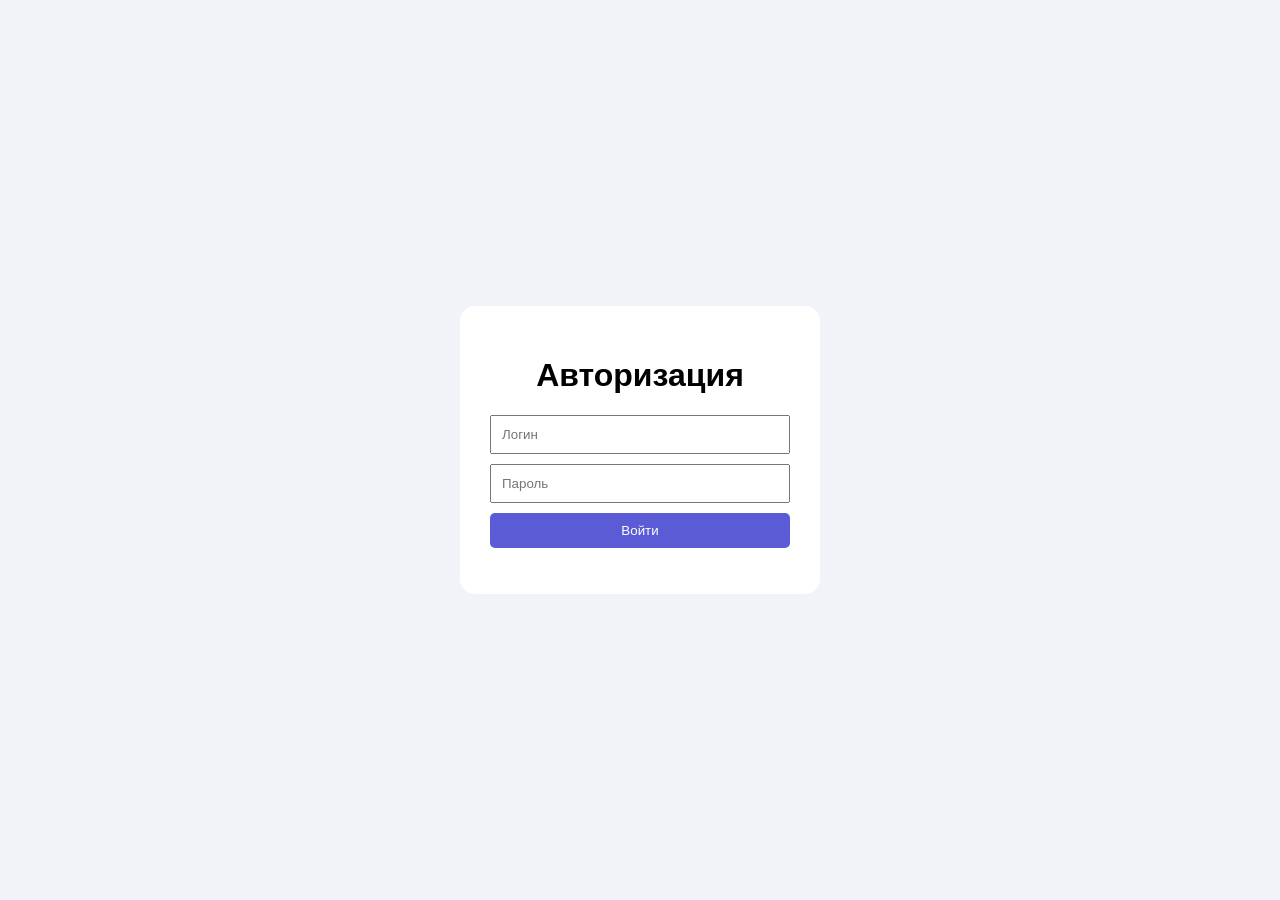
<file: authorization/index.html>
<!DOCTYPE html>
<html lang="en">
<head>
    <meta charset="UTF-8">
    <meta name="viewport" content="width=device-width, initial-scale=1.0">
    <title>Document</title>
    <link rel="stylesheet" href="style.css">
</head>
<body>
    <div class="card">
        <h1>Авторизация</h1>
        <input type="text" id="login" placeholder="Логин">
        <input type="password" id="password" placeholder="Пароль">
        <button id="loginButton">Войти</button>
    
        <p id="message"></p>
    </div>

    <script src="script.js"></script>
</body>
</html>
</file>
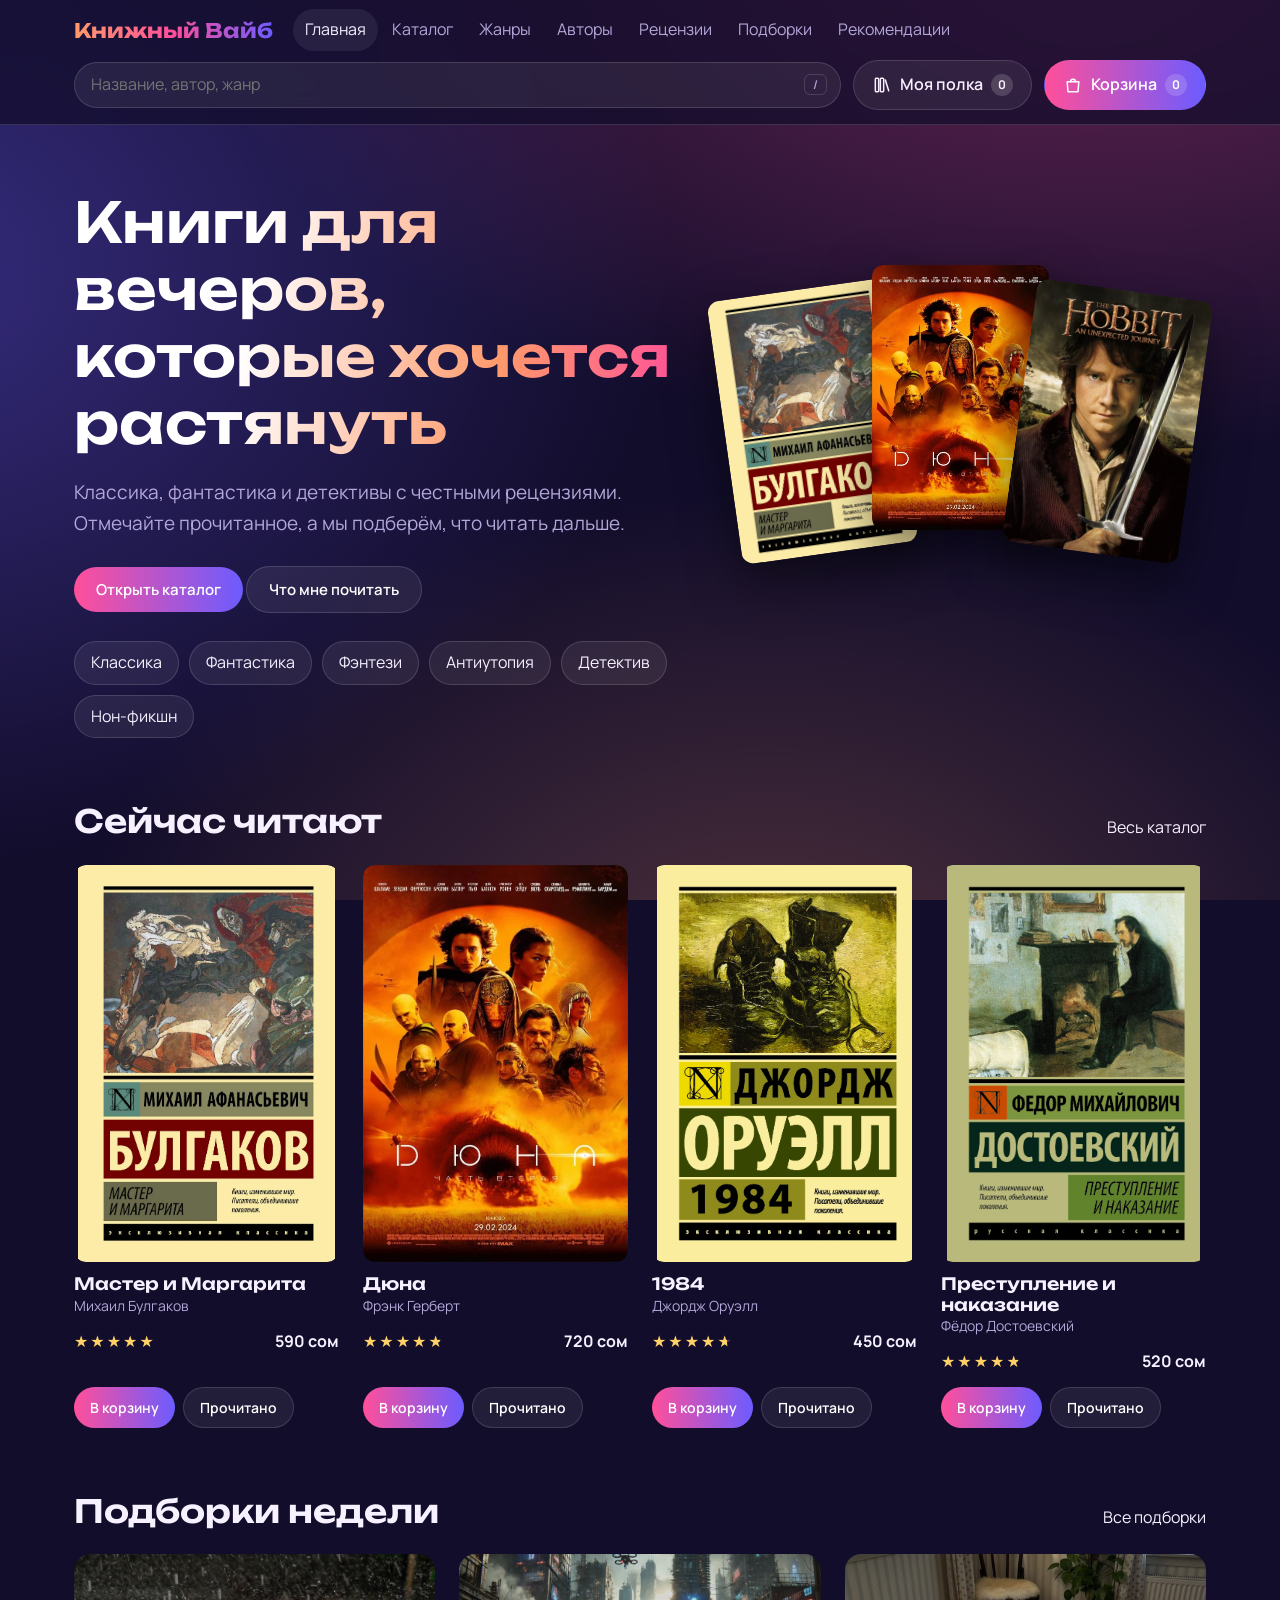
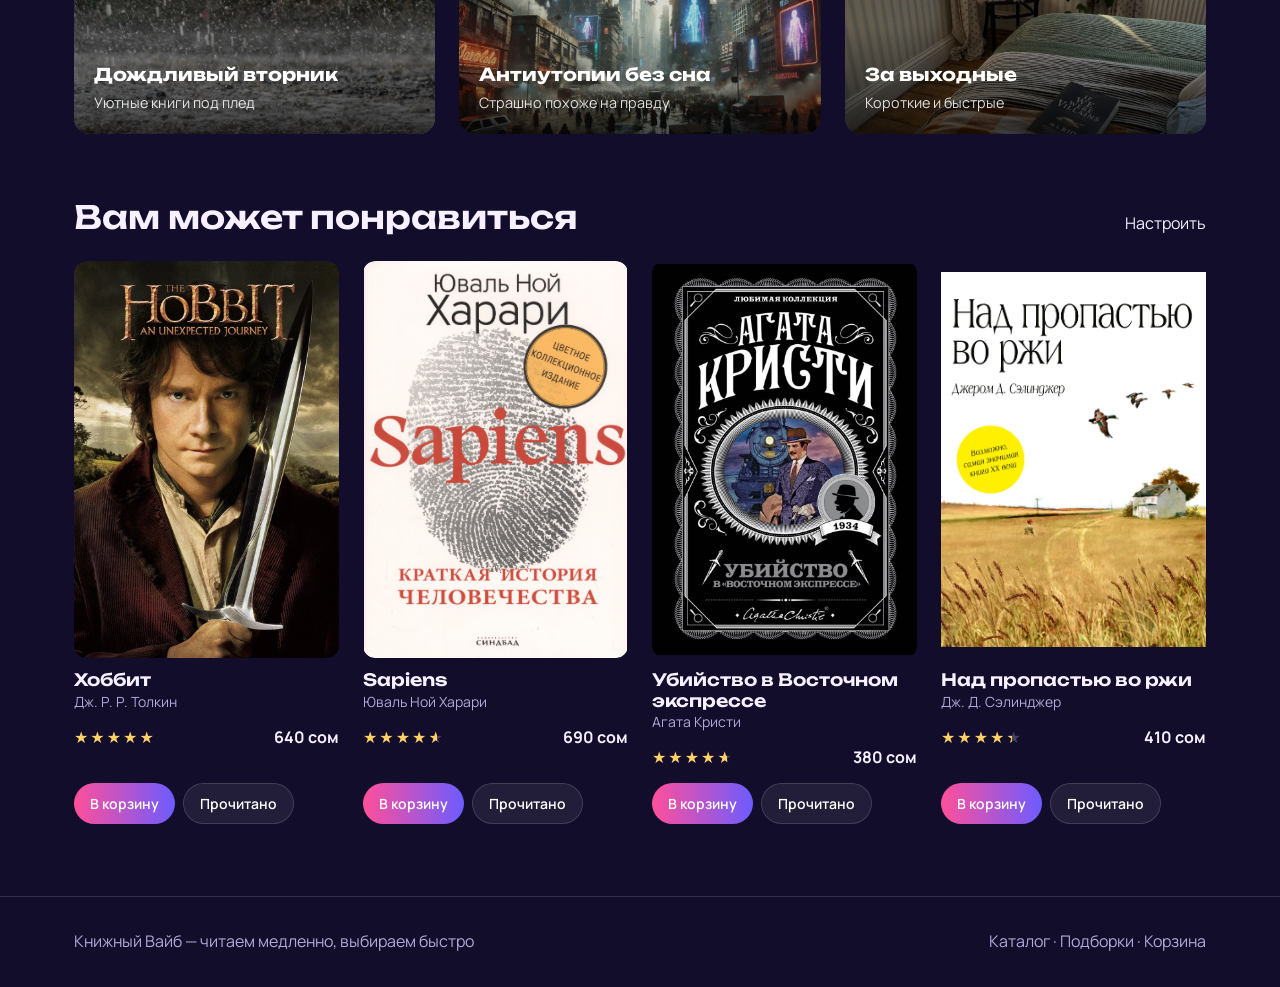
<file: bookvibe 3/index.html>
<!DOCTYPE html>
<html lang="ru">
<head>
  <meta charset="utf-8">
  <meta name="viewport" content="width=device-width, initial-scale=1">
  <title>Главная — Книжный Вайб</title>

  <link rel="preconnect" href="https://fonts.googleapis.com">
  <link href="https://fonts.googleapis.com/css2?family=Manrope:wght@400;600;700&family=Unbounded:wght@500;700&display=swap&subset=cyrillic" rel="stylesheet">
  <link rel="stylesheet" href="css/style.css">
</head>
<body>

  <!-- Хедер -->
  <header class="top">
    <div class="wrap">
      <div class="bar">
        <a class="logo" href="index.html">Книжный Вайб</a>

        <nav aria-label="Основное меню">
          <ul>
            <li><a href="index.html" aria-current="page">Главная</a></li>
            <li><a href="catalog.html">Каталог</a></li>
            <li><a href="genres.html">Жанры</a></li>
            <li><a href="authors.html">Авторы</a></li>
            <li><a href="reviews.html">Рецензии</a></li>
            <li><a href="collections.html">Подборки</a></li>
            <li><a href="recommendations.html">Рекомендации</a></li>
          </ul>
        </nav>
      </div>

      <div class="bar2">
        <form class="search" role="search" action="catalog.html" method="get" data-js="search-form">
          <svg class="ico-s mag" viewBox="0 0 24 24" aria-hidden="true">
          </svg>
          <input type="search" name="q" placeholder="Название, автор, жанр" aria-label="Поиск по магазину" data-js="search" autocomplete="off">
          <span class="key" aria-hidden="true">/</span>
          <div data-js="search-suggest" hidden></div>
        </form>

        <a class="act" href="shelf.html">
          <svg class="ico-s" viewBox="0 0 24 24" aria-hidden="true">
            <rect x="4" y="4" width="4" height="16" rx="1"/>
            <rect x="10" y="4" width="4" height="16" rx="1"/>
            <path d="m16 6 4 13"/>
          </svg>
          <span class="lbl">Моя полка</span>
          <span class="badge" data-js="shelf-count">0</span>
        </a>

        <a class="act main" href="cart.html">
          <svg class="ico-s" viewBox="0 0 24 24" aria-hidden="true">
            <path d="M5 8h14l-1 12H6L5 8Z"/>
            <path d="M9 8a3 3 0 0 1 6 0"/>
          </svg>
          <span class="lbl">Корзина</span>
          <span class="badge" data-js="cart-count">0</span>
        </a>
      </div>
    </div>
  </header>

  <!-- Основной контент -->
  <main>
    <div class="wrap">

      <!-- Первый экран (Hero) -->
      <section class="hero">
        <div>
          <h1>Книги для вечеров, которые хочется растянуть</h1>
          <p>Классика, фантастика и детективы с честными рецензиями. Отмечайте прочитанное, а мы подберём, что читать дальше.</p>

          <a class="btn" href="catalog.html">Открыть каталог</a>
          <a class="btn ghost" href="recommendations.html">Что мне почитать</a>

          <div class="chips">
            <a class="chip" href="catalog.html?genre=classic">Классика</a>
            <a class="chip" href="catalog.html?genre=scifi">Фантастика</a>
            <a class="chip" href="catalog.html?genre=fantasy">Фэнтези</a>
            <a class="chip" href="catalog.html?genre=dystopia">Антиутопия</a>
            <a class="chip" href="catalog.html?genre=detective">Детектив</a>
            <a class="chip" href="catalog.html?genre=nonfiction">Нон-фикшн</a>
          </div>
        </div>

        <!-- Стопка обложек: картинки напрямую внутри .stack -->
        <div class="stack" aria-hidden="true">
          <img class="cover g1" src="images/i.webp" alt="Мастер и Маргарита">
          <img class="cover g2" src="images/i-2.webp" alt="Дюна">
          <img class="cover g5" src="images/TheHobbitt_AUJ.webp" alt="Хоббит">
        </div>
      </section>

      <!-- Сейчас читают -->
      <section class="section">
        <div class="head">
          <h2>Сейчас читают</h2>
          <a href="catalog.html">Весь каталог</a>
        </div>

        <div class="grid" data-js="book-grid">
          <article class="card" data-book-id="1" data-genre="classic" data-rating="4.8" data-price="590" data-author="Михаил Булгаков">
            <a href="book.html?id=1">
              <img class="cover g1" src="images/i.webp" alt="Обложка книги Мастер и Маргарита">
            </a>
            <div>
              <h3><a href="book.html?id=1">Мастер и Маргарита</a></h3>
              <p class="by">Михаил Булгаков</p>
            </div>
            <div class="row">
              <span class="stars" style="--r:4.8" aria-label="Рейтинг 4.8 из 5"></span>
              <b>590 сом</b>
            </div>
            <div class="acts">
              <button class="btn sm" data-js="add-to-cart">В корзину</button>
              <button class="btn sm ghost" data-js="mark-read">Прочитано</button>
            </div>
          </article>

          <article class="card" data-book-id="2" data-genre="scifi" data-rating="4.7" data-price="720" data-author="Фрэнк Герберт">
            <a href="book.html?id=2">
              <img class="cover g2" src="images/i-2.webp" alt="Обложка книги Дюна">
            </a>
            <div>
              <h3><a href="book.html?id=2">Дюна</a></h3>
              <p class="by">Фрэнк Герберт</p>
            </div>
            <div class="row">
              <span class="stars" style="--r:4.7" aria-label="Рейтинг 4.7 из 5"></span>
              <b>720 сом</b>
            </div>
            <div class="acts">
              <button class="btn sm" data-js="add-to-cart">В корзину</button>
              <button class="btn sm ghost" data-js="mark-read">Прочитано</button>
            </div>
          </article>

          <article class="card" data-book-id="3" data-genre="dystopia" data-rating="4.6" data-price="450" data-author="Джордж Оруэлл">
            <a href="book.html?id=3">
              <img class="cover g3" src="images/i-3.webp" alt="Обложка книги 1984">
            </a>
            <div>
              <h3><a href="book.html?id=3">1984</a></h3>
              <p class="by">Джордж Оруэлл</p>
            </div>
            <div class="row">
              <span class="stars" style="--r:4.6" aria-label="Рейтинг 4.6 из 5"></span>
              <b>450 сом</b>
            </div>
            <div class="acts">
              <button class="btn sm" data-js="add-to-cart">В корзину</button>
              <button class="btn sm ghost" data-js="mark-read">Прочитано</button>
            </div>
          </article>

          <article class="card" data-book-id="4" data-genre="classic" data-rating="4.7" data-price="520" data-author="Фёдор Достоевский">
            <a href="book.html?id=4">
              <img class="cover g4" src="images/i-4.webp" alt="Обложка книги Преступление и наказание">
            </a>
            <div>
              <h3><a href="book.html?id=4">Преступление и наказание</a></h3>
              <p class="by">Фёдор Достоевский</p>
            </div>
            <div class="row">
              <span class="stars" style="--r:4.7" aria-label="Рейтинг 4.7 из 5"></span>
              <b>520 сом</b>
            </div>
            <div class="acts">
              <button class="btn sm" data-js="add-to-cart">В корзину</button>
              <button class="btn sm ghost" data-js="mark-read">Прочитано</button>
            </div>
          </article>
        </div>
      </section>

      <!-- Подборки недели -->
      <section class="section">
        <div class="head">
          <h2>Подборки недели</h2>
          <a href="collections.html">Все подборки</a>
        </div>

        <div class="grid c3">
          <a class="tile" href="collections.html">
            <img class="tile-bg" src="images/rainy.jpg" alt="Дождливый вторник">
            <div class="tile-content">
              <h3>Дождливый вторник</h3>
              <p>Уютные книги под плед</p>
            </div>
          </a>

          <a class="tile" href="collections.html">
            <img class="tile-bg" src="images/antiutopiya.webp" alt="Антиутопии без сна">
            <div class="tile-content">
              <h3>Антиутопии без сна</h3>
              <p>Страшно похоже на правду</p>
            </div>
          </a>

          <a class="tile" href="collections.html">
            <img class="tile-bg" src="images/cozy.jpg" alt="За выходные">
            <div class="tile-content">
              <h3>За выходные</h3>
              <p>Короткие и быстрые</p>
            </div>
          </a>
        </div>
      </section>

      <!-- Вам может понравиться -->
      <section class="section">
        <div class="head">
          <h2>Вам может понравиться</h2>
          <a href="recommendations.html">Настроить</a>
        </div>

        <div class="grid" data-js="recs-list">
          <article class="card" data-book-id="5" data-genre="fantasy" data-rating="4.8" data-price="640" data-author="Дж. Р. Р. Толкин">
            <a href="book.html?id=5">
              <img class="cover g5" src="images/TheHobbitt_AUJ.webp" alt="Обложка книги Хоббит">
            </a>
            <div>
              <h3><a href="book.html?id=5">Хоббит</a></h3>
              <p class="by">Дж. Р. Р. Толкин</p>
            </div>
            <div class="row">
              <span class="stars" style="--r:4.8" aria-label="Рейтинг 4.8 из 5"></span>
              <b>640 сом</b>
            </div>
            <div class="acts">
              <button class="btn sm" data-js="add-to-cart">В корзину</button>
              <button class="btn sm ghost" data-js="mark-read">Прочитано</button>
            </div>
          </article>

          <article class="card" data-book-id="6" data-genre="nonfiction" data-rating="4.5" data-price="690" data-author="Юваль Ной Харари">
            <a href="book.html?id=6">
              <img class="cover g6" src="images/img1.jpg" alt="Обложка книги Sapiens">
            </a>
            <div>
              <h3><a href="book.html?id=6">Sapiens</a></h3>
              <p class="by">Юваль Ной Харари</p>
            </div>
            <div class="row">
              <span class="stars" style="--r:4.5" aria-label="Рейтинг 4.5 из 5"></span>
              <b>690 сом</b>
            </div>
            <div class="acts">
              <button class="btn sm" data-js="add-to-cart">В корзину</button>
              <button class="btn sm ghost" data-js="mark-read">Прочитано</button>
            </div>
          </article>

          <article class="card" data-book-id="7" data-genre="detective" data-rating="4.6" data-price="380" data-author="Агата Кристи">
            <a href="book.html?id=7">
              <img class="cover g7" src="images/i740080.jpg" alt="Обложка книги Убийство в Восточном экспрессе">
            </a>
            <div>
              <h3><a href="book.html?id=7">Убийство в Восточном экспрессе</a></h3>
              <p class="by">Агата Кристи</p>
            </div>
            <div class="row">
              <span class="stars" style="--r:4.6" aria-label="Рейтинг 4.6 из 5"></span>
              <b>380 сом</b>
            </div>
            <div class="acts">
              <button class="btn sm" data-js="add-to-cart">В корзину</button>
              <button class="btn sm ghost" data-js="mark-read">Прочитано</button>
            </div>
          </article>

          <article class="card" data-book-id="8" data-genre="classic" data-rating="4.3" data-price="410" data-author="Дж. Д. Сэлинджер">
            <a href="book.html?id=8">
              <img class="cover g8" src="images/img3.jpg" alt="Обложка книги Над пропастью во ржи">
            </a>
            <div>
              <h3><a href="book.html?id=8">Над пропастью во ржи</a></h3>
              <p class="by">Дж. Д. Сэлинджер</p>
            </div>
            <div class="row">
              <span class="stars" style="--r:4.3" aria-label="Рейтинг 4.3 из 5"></span>
              <b>410 сом</b>
            </div>
            <div class="acts">
              <button class="btn sm" data-js="add-to-cart">В корзину</button>
              <button class="btn sm ghost" data-js="mark-read">Прочитано</button>
            </div>
          </article>
        </div>
      </section>

    </div>
  </main>

  <!-- Футер -->
  <footer>
    <div class="wrap">
      <span>Книжный Вайб — читаем медленно, выбираем быстро</span>
      <span>
        <a href="catalog.html">Каталог</a> ·
        <a href="collections.html">Подборки</a> ·
        <a href="cart.html">Корзина</a>
      </span>
    </div>
  </footer>

  <script src="js/main.js" defer></script>
</body>
</html>
</file>
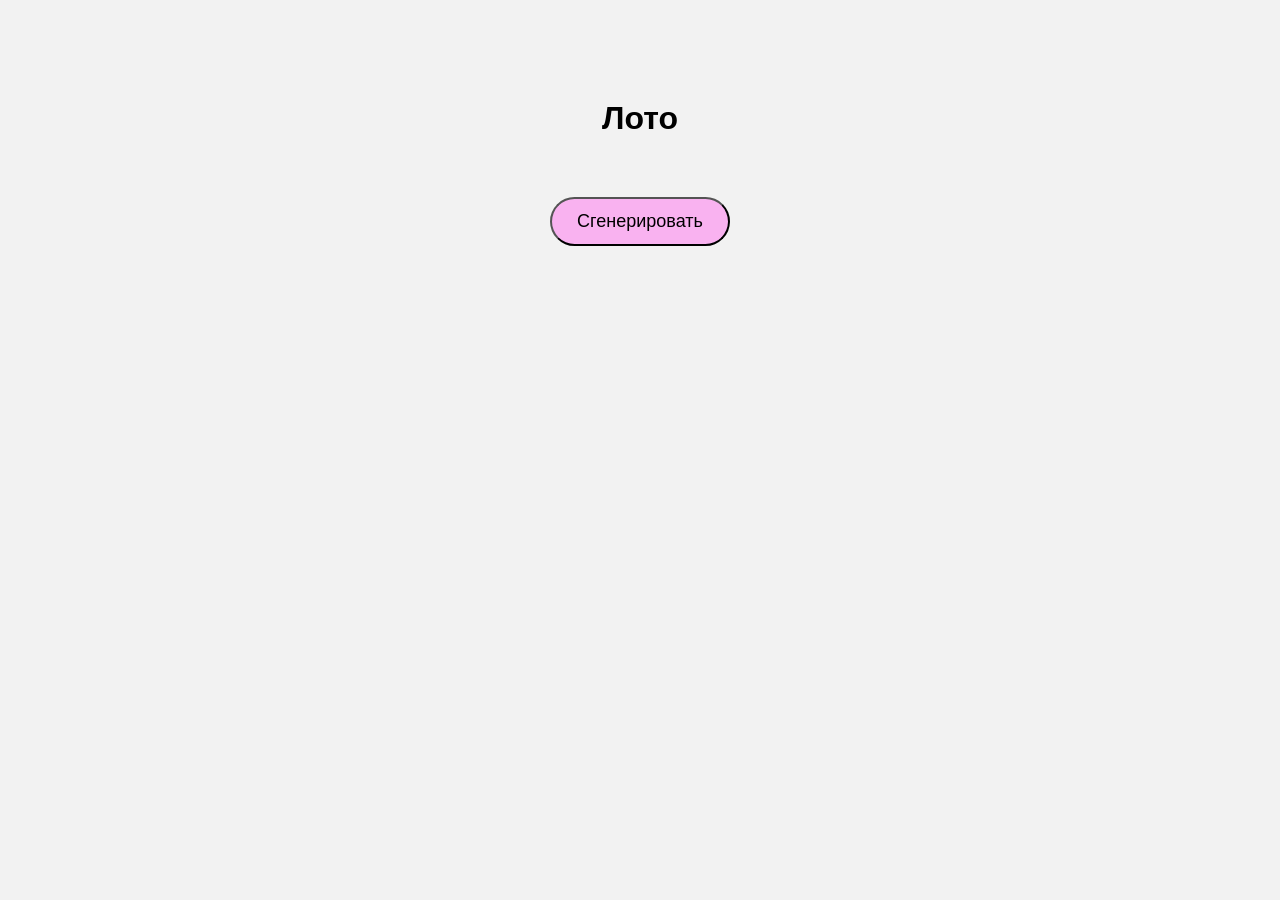
<file: lesson4/index.html>
<!DOCTYPE html>
<html lang="ru">
<head>
    <meta charset="UTF-8">
    <meta name="viewport" content="width=device-width, initial-scale=1.0">
    <title>Лото</title>

    <link rel="stylesheet" href="style.css">
</head>

<body>

    <div class="container">
        <h1>Лото</h1>

        <div id="numbers"></div>

        <button id="generate">Сгенерировать</button>
    </div>



    <!-- <div class="counter"> 

        <h1 >Счетчик чисел</h1>
        <h2 id="number">0</h1>
            <br><br>
            <button onclick="plus()">Увеличить</button>
            <button onclick="min()">Уменьшить</button>
            <button onclick="reset()">Сбросить</button>
            <script src="index.js"></script>
        </div>  -->

    <script src="index.js"></script>
</body>
</html>
</file>
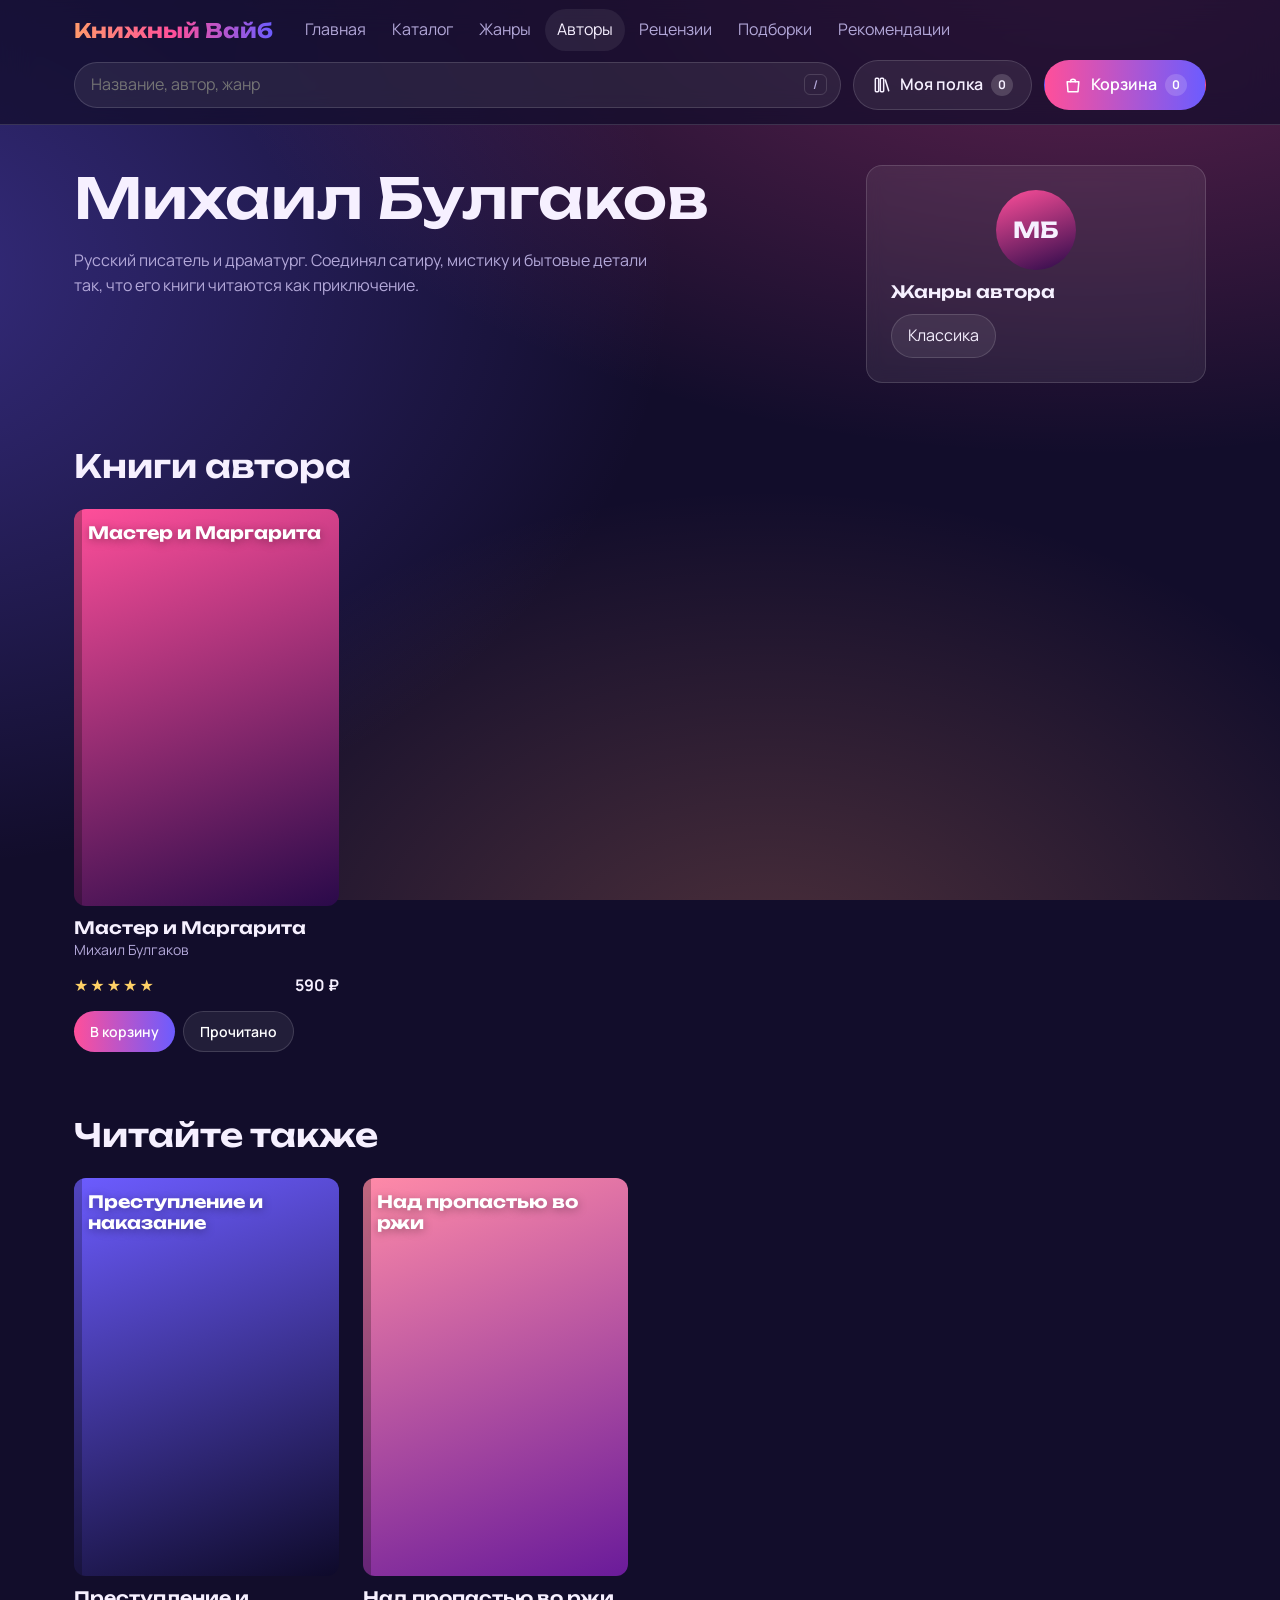
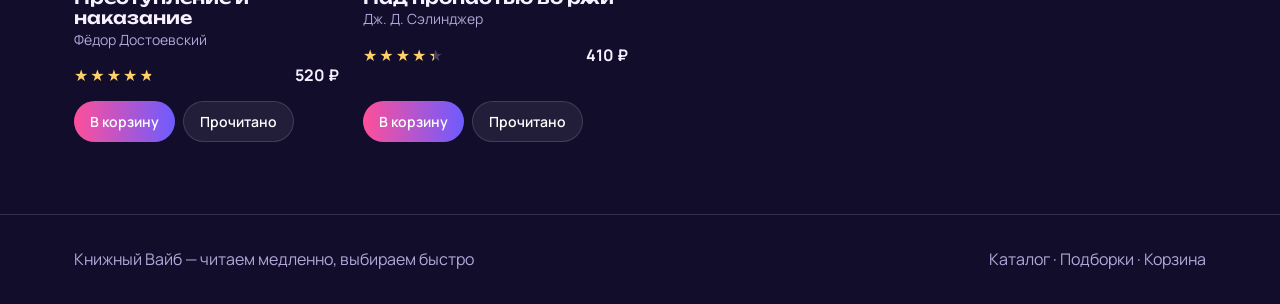
<file: bookvibe 3/author.html>
<!DOCTYPE html>
<html lang="ru">
<head>
  <meta charset="utf-8">
  <meta name="viewport" content="width=device-width, initial-scale=1">
  <title>Михаил Булгаков — Книжный Вайб</title>
  
  <link rel="preconnect" href="https://fonts.googleapis.com">
  <link href="https://fonts.googleapis.com/css2?family=Manrope:wght@400;600;700&family=Unbounded:wght@500;700&display=swap&subset=cyrillic" rel="stylesheet">
  <link rel="stylesheet" href="css/style.css">
</head>
<body>

  <!-- Хедер -->
  <header class="top">
    <div class="wrap">
      <div class="bar">
        <a class="logo" href="index.html">Книжный Вайб</a>

        <nav aria-label="Основное меню">
          <ul>
            <li><a href="index.html" >Главная</a></li>
            <li><a href="catalog.html">Каталог</a></li>
            <li><a href="genres.html">Жанры</a></li>
            <li><a href="authors.html"aria-current="page">Авторы</a></li>
            <li><a href="reviews.html">Рецензии</a></li>
            <li><a href="collections.html">Подборки</a></li>
            <li><a href="recommendations.html">Рекомендации</a></li>
          </ul>
        </nav>
      </div>

      <div class="bar2">
        <form class="search" role="search" action="catalog.html" method="get" data-js="search-form">
          <svg class="ico-s mag" viewBox="0 0 24 24" aria-hidden="true">
          </svg>
          <input type="search" name="q" placeholder="Название, автор, жанр" aria-label="Поиск по магазину" data-js="search" autocomplete="off">
          <span class="key" aria-hidden="true">/</span>
          <div data-js="search-suggest" hidden></div>
        </form>

        <a class="act" href="shelf.html">
          <svg class="ico-s" viewBox="0 0 24 24" aria-hidden="true">
            <rect x="4" y="4" width="4" height="16" rx="1"/>
            <rect x="10" y="4" width="4" height="16" rx="1"/>
            <path d="m16 6 4 13"/>
          </svg>
          <span class="lbl">Моя полка</span>
          <span class="badge" data-js="shelf-count">0</span>
        </a>

        <a class="act main" href="cart.html">
          <svg class="ico-s" viewBox="0 0 24 24" aria-hidden="true">
            <path d="M5 8h14l-1 12H6L5 8Z"/>
            <path d="M9 8a3 3 0 0 1 6 0"/>
          </svg>
          <span class="lbl">Корзина</span>
          <span class="badge" data-js="cart-count">0</span>
        </a>
      </div>
    </div>
  </header>

  <!-- Основной контент -->
  <main>
    <div class="wrap">
      
      <!-- Карточка автора -->
      <div class="two" data-author="Михаил Булгаков">
        <div>
          <h1>Михаил Булгаков</h1>
          <p style="margin-top: 16px; max-width: 60ch;">
            Русский писатель и драматург. Соединял сатиру, мистику и бытовые детали так, что его книги читаются как приключение.
          </p>
        </div>
        
        <div class="panel">
          <div class="avatar g1">МБ</div>
          <h3>Жанры автора</h3>
          <div class="chips" style="margin-top: 12px;">
            <a class="chip" href="catalog.html?genre=classic">Классика</a>
          </div>
        </div>
      </div>

      <!-- Книги автора -->
      <section class="section">
        <div class="head">
          <h2>Книги автора</h2>
        </div>
        
        <div class="grid" data-js="book-grid">
          <article class="card" data-book-id="1" data-genre="classic" data-rating="4.8" data-price="590" data-author="Михаил Булгаков">
            <a class="cover g1" href="book.html">Мастер и Маргарита</a>
            <div>
              <h3><a href="book.html">Мастер и Маргарита</a></h3>
              <p class="by">Михаил Булгаков</p>
            </div>
            <div class="row">
              <span class="stars" style="--r:4.8" aria-label="Рейтинг 4.8 из 5"></span>
              <b>590 ₽</b>
            </div>
            <div class="acts">
              <button class="btn sm" data-js="add-to-cart">В корзину</button>
              <button class="btn sm ghost" data-js="mark-read">Прочитано</button>
            </div>
          </article>
        </div>
      </section>

      <!-- Читайте также -->
      <section class="section">
        <div class="head">
          <h2>Читайте также</h2>
        </div>
        
        <div class="grid">
          <article class="card" data-book-id="4" data-genre="classic" data-rating="4.7" data-price="520" data-author="Фёдор Достоевский">
            <a class="cover g4" href="book.html">Преступление и наказание</a>
            <div>
              <h3><a href="book.html">Преступление и наказание</a></h3>
              <p class="by">Фёдор Достоевский</p>
            </div>
            <div class="row">
              <span class="stars" style="--r:4.7" aria-label="Рейтинг 4.7 из 5"></span>
              <b>520 ₽</b>
            </div>
            <div class="acts">
              <button class="btn sm" data-js="add-to-cart">В корзину</button>
              <button class="btn sm ghost" data-js="mark-read">Прочитано</button>
            </div>
          </article>

          <article class="card" data-book-id="8" data-genre="classic" data-rating="4.3" data-price="410" data-author="Дж. Д. Сэлинджер">
            <a class="cover g8" href="book.html">Над пропастью во ржи</a>
            <div>
              <h3><a href="book.html">Над пропастью во ржи</a></h3>
              <p class="by">Дж. Д. Сэлинджер</p>
            </div>
            <div class="row">
              <span class="stars" style="--r:4.3" aria-label="Рейтинг 4.3 из 5"></span>
              <b>410 ₽</b>
            </div>
            <div class="acts">
              <button class="btn sm" data-js="add-to-cart">В корзину</button>
              <button class="btn sm ghost" data-js="mark-read">Прочитано</button>
            </div>
          </article>
        </div>
      </section>

    </div>
  </main>

  <!-- Футер -->
  <footer>
    <div class="wrap">
      <span>Книжный Вайб — читаем медленно, выбираем быстро</span>
      <span>
        <a href="catalog.html">Каталог</a> · 
        <a href="collections.html">Подборки</a> · 
        <a href="cart.html">Корзина</a>
      </span>
    </div>
  </footer>

  <script src="js/main.js" defer></script>
</body>
</html>
</file>
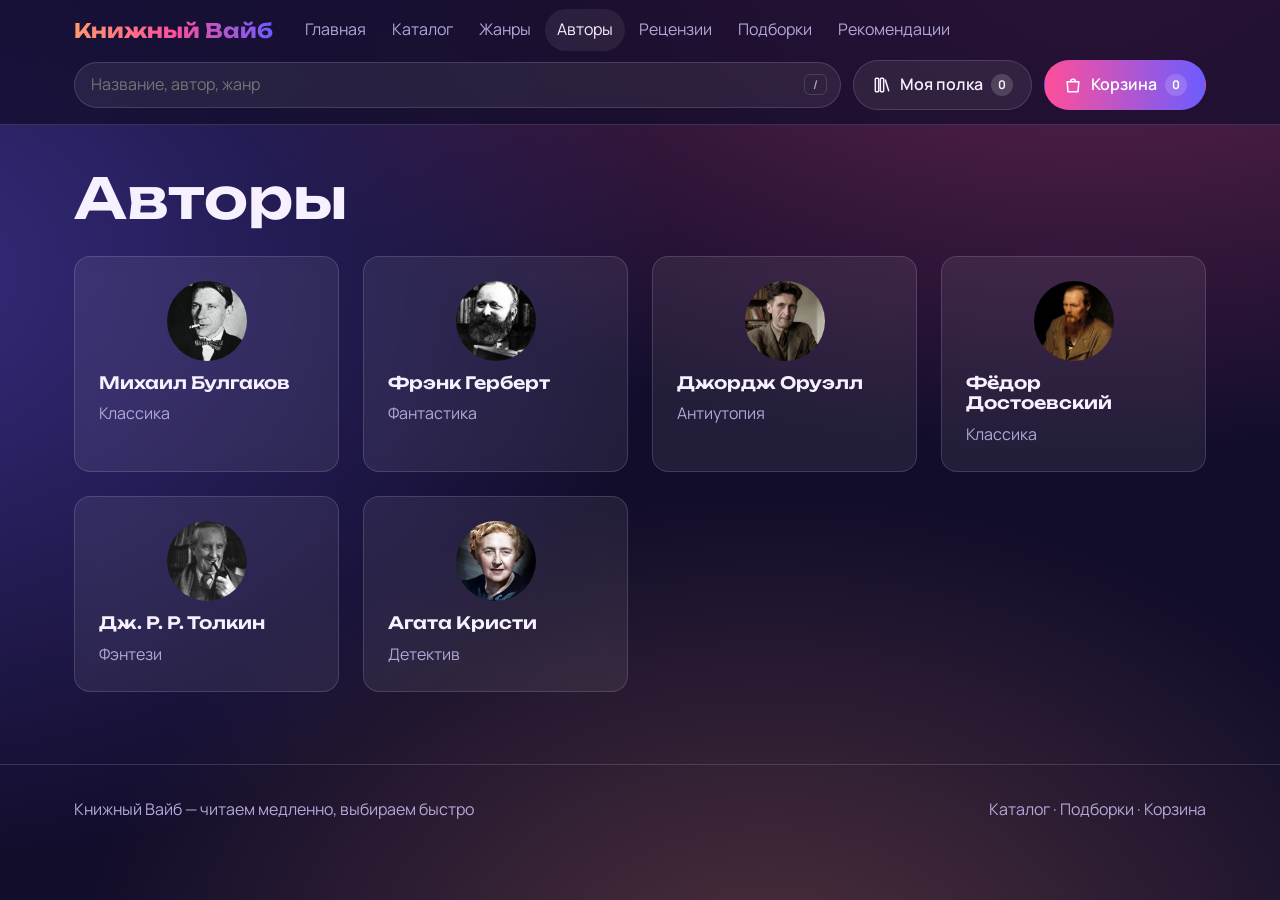
<file: bookvibe 3/authors.html>
<!DOCTYPE html>
<html lang="ru">
<head>
  <meta charset="utf-8">
  <meta name="viewport" content="width=device-width, initial-scale=1">
  <title>Авторы — Книжный Вайб</title>

  <link rel="preconnect" href="https://fonts.googleapis.com">
  <link href="https://fonts.googleapis.com/css2?family=Manrope:wght@400;600;700&family=Unbounded:wght@500;700&display=swap&subset=cyrillic" rel="stylesheet">
  <link rel="stylesheet" href="css/style.css">
</head>
<body>

  <!-- Хедер -->
  <header class="top">
    <div class="wrap">
      <div class="bar">
        <a class="logo" href="index.html">Книжный Вайб</a>

        <nav aria-label="Основное меню">
          <ul>
            <li><a href="index.html">Главная</a></li>
            <li><a href="catalog.html">Каталог</a></li>
            <li><a href="genres.html">Жанры</a></li>
            <li><a href="authors.html" aria-current="page">Авторы</a></li>
            <li><a href="reviews.html">Рецензии</a></li>
            <li><a href="collections.html">Подборки</a></li>
            <li><a href="recommendations.html">Рекомендации</a></li>
          </ul>
        </nav>
      </div>

      <div class="bar2">
        <form class="search" role="search" action="catalog.html" method="get" data-js="search-form">
          <svg class="ico-s mag" viewBox="0 0 24 24" aria-hidden="true">
          </svg>
          <input type="search" name="q" placeholder="Название, автор, жанр" aria-label="Поиск по магазину" data-js="search" autocomplete="off">
          <span class="key" aria-hidden="true">/</span>
          <div data-js="search-suggest" hidden></div>
        </form>

        <a class="act" href="shelf.html">
          <svg class="ico-s" viewBox="0 0 24 24" aria-hidden="true">
            <rect x="4" y="4" width="4" height="16" rx="1"/>
            <rect x="10" y="4" width="4" height="16" rx="1"/>
            <path d="m16 6 4 13"/>
          </svg>
          <span class="lbl">Моя полка</span>
          <span class="badge" data-js="shelf-count">0</span>
        </a>

        <a class="act main" href="cart.html">
          <svg class="ico-s" viewBox="0 0 24 24" aria-hidden="true">
            <path d="M5 8h14l-1 12H6L5 8Z"/>
            <path d="M9 8a3 3 0 0 1 6 0"/>
          </svg>
          <span class="lbl">Корзина</span>
          <span class="badge" data-js="cart-count">0</span>
        </a>
      </div>
    </div>
    </div>
  </header>

  <!-- Основной контент -->
  <main>
    <div class="wrap">
      
      <div class="head">
        <h1>Авторы</h1>
      </div>

      <div class="grid">
        <a class="panel" href="author.html">
          <img class="avatar" src="images/bulgakov.webp" alt="Михаил Булгаков">
          <h3>Михаил Булгаков</h3>
          <p>Классика</p>
        </a>

        <a class="panel" href="author.html">
          <img class="avatar" src="images/gerbert.jpg" alt="Фрэнк Герберт">
          <h3>Фрэнк Герберт</h3>
          <p>Фантастика</p>
        </a>

        <a class="panel" href="author.html">
          <img class="avatar" src="images/george.png" alt="Джордж Оруэлл">
          <h3>Джордж Оруэлл</h3>
          <p>Антиутопия</p>

        </a>

        <a class="panel" href="author.html">
          <img class="avatar" src="images/fedor.jpg" alt="Фёдор Достоевский">
          <h3>Фёдор Достоевский</h3>
          <p>Классика</p>
        </a>

        <a class="panel" href="author.html">
          <img class="avatar" src="images/tolkin.jpeg" alt="Дж. Р. Р. Толкин">
          <h3>Дж. Р. Р. Толкин</h3>
          <p>Фэнтези</p>
        </a>

        <a class="panel" href="author.html">
          <img class="avatar" src="images/agata.jpg" alt="Агата Кристи">
          <h3>Агата Кристи</h3>
          <p>Детектив</p>
        </a>
      </div>

    </div>
  </main>

  <!-- Футер -->
  <footer>
    <div class="wrap">
      <span>Книжный Вайб — читаем медленно, выбираем быстро</span>
      <span>
        <a href="catalog.html">Каталог</a> · 
        <a href="collections.html">Подборки</a> · 
        <a href="cart.html">Корзина</a>
      </span>
    </div>
  </footer>

  <script src="js/main.js" defer></script>
</body>
</html>
</file>
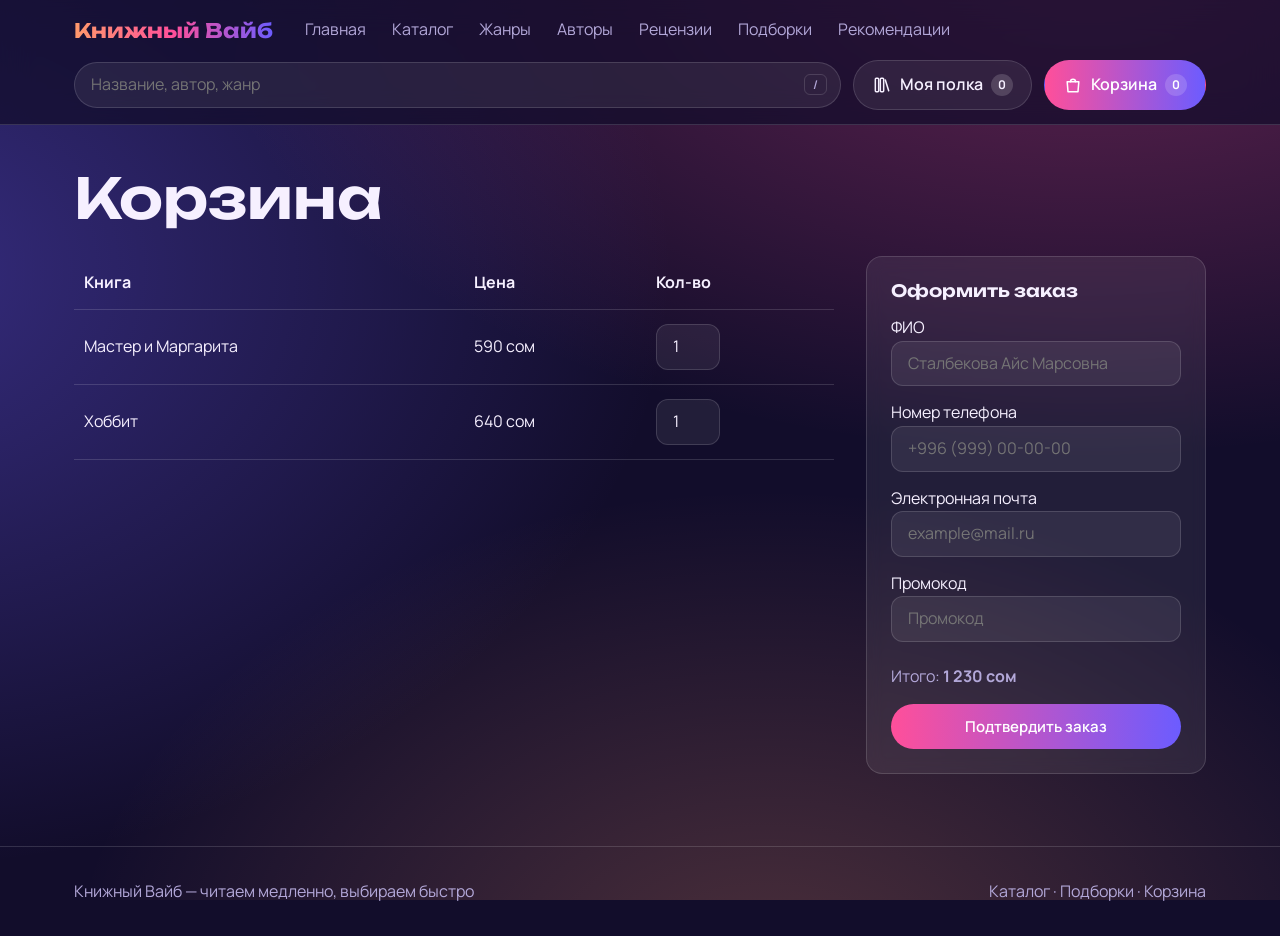
<file: bookvibe 3/cart.html>
<!DOCTYPE html>
<html lang="ru">
<head>
  <meta charset="utf-8">
  <meta name="viewport" content="width=device-width, initial-scale=1">
  <title>Корзина — Книжный Вайб</title>

  <link rel="preconnect" href="https://fonts.googleapis.com">
  <link href="https://fonts.googleapis.com/css2?family=Manrope:wght@400;600;700&family=Unbounded:wght@500;700&display=swap&subset=cyrillic" rel="stylesheet">
  <link rel="stylesheet" href="css/style.css">
</head>
<body>

  <!-- Хедер -->
  <header class="top">
    <div class="wrap">
      <div class="bar">
        <a class="logo" href="index.html">Книжный Вайб</a>

        <nav aria-label="Основное меню">
          <ul>
            <li><a href="index.html">Главная</a></li>
            <li><a href="catalog.html">Каталог</a></li>
            <li><a href="genres.html">Жанры</a></li>
            <li><a href="authors.html">Авторы</a></li>
            <li><a href="reviews.html">Рецензии</a></li>
            <li><a href="collections.html">Подборки</a></li>
            <li><a href="recommendations.html">Рекомендации</a></li>
          </ul>
        </nav>
      </div>

      <div class="bar2">
        <form class="search" role="search" action="catalog.html" method="get" data-js="search-form">
          <svg class="ico-s mag" viewBox="0 0 24 24" aria-hidden="true">
          </svg>
          <input type="search" name="q" placeholder="Название, автор, жанр" aria-label="Поиск по магазину" data-js="search" autocomplete="off">
          <span class="key" aria-hidden="true">/</span>
          <div data-js="search-suggest" hidden></div>
        </form>

        <a class="act" href="shelf.html">
          <svg class="ico-s" viewBox="0 0 24 24" aria-hidden="true">
            <rect x="4" y="4" width="4" height="16" rx="1"/>
            <rect x="10" y="4" width="4" height="16" rx="1"/>
            <path d="m16 6 4 13"/>
          </svg>
          <span class="lbl">Моя полка</span>
          <span class="badge" data-js="shelf-count">0</span>
        </a>

        <a class="act main" href="cart.html">
          <svg class="ico-s" viewBox="0 0 24 24" aria-hidden="true">
            <path d="M5 8h14l-1 12H6L5 8Z"/>
            <path d="M9 8a3 3 0 0 1 6 0"/>
          </svg>
          <span class="lbl">Корзина</span>
          <span class="badge" data-js="cart-count">0</span>
        </a>
      </div>
    </div>
  </header>

  <!-- Основной контент -->
  <main>
    <div class="wrap">
      
      <div class="head">
        <h1>Корзина</h1>
      </div>

      <div class="two">
        <!-- Список товаров -->
        <table class="table" data-js="cart-list">
          <thead>
            <tr>
              <th>Книга</th>
              <th>Цена</th>
              <th>Кол-во</th>
            </tr>
          </thead>
          <tbody>
            <tr data-book-id="1" data-price="590">
              <td>Мастер и Маргарита</td>
              <td>590 сом</td>
              <td>
                <input class="field" type="number" min="1" value="1" aria-label="Количество">
              </td>
            </tr>
            <tr data-book-id="5" data-price="640">
              <td>Хоббит</td>
              <td>640 сом</td>
              <td>
                <input class="field" type="number" min="1" value="1" aria-label="Количество">
              </td>
            </tr>
          </tbody>
        </table>

        <form class="panel form" id="order-form" data-js="order-form" novalidate>
          <h3>Оформить заказ</h3>
          
          <div class="field-group">
            <label for="fio">ФИО</label>
            <input class="field" type="text" id="fio" name="fio" placeholder="Cталбекова Айс Марсовна" required>
            <span class="error-msg" id="fio-error"></span>
          </div>

          <div class="field-group">
            <label for="phone">Номер телефона</label>
            <input class="field" type="tel" id="phone" name="phone" placeholder="+996 (999) 00-00-00" required>
            <span class="error-msg" id="phone-error"></span>
          </div>

          <div class="field-group">
            <label for="email">Электронная почта</label>
            <input class="field" type="email" id="email" name="email" placeholder="example@mail.ru" required>
            <span class="error-msg" id="email-error"></span>
          </div>

          <div class="field-group">
            <label for="promo">Промокод</label>
            <input class="field" type="text" id="promo" name="promo" placeholder="Промокод">
          </div>

          <p class="total-row">Итого: <b data-js="cart-total">1 230 сом</b></p>
          <button class="btn" type="submit">Подтвердить заказ</button>
        </form>
      </div>

    </div>
  </main>

  <!-- Футер -->
  <footer>
    <div class="wrap">
      <span>Книжный Вайб — читаем медленно, выбираем быстро</span>
      <span>
        <a href="catalog.html">Каталог</a> · 
        <a href="collections.html">Подборки</a> · 
        <a href="cart.html">Корзина</a>
      </span>
    </div>
  </footer>

  <script src="js/main.js" defer></script>
</body>
</html>
</file>
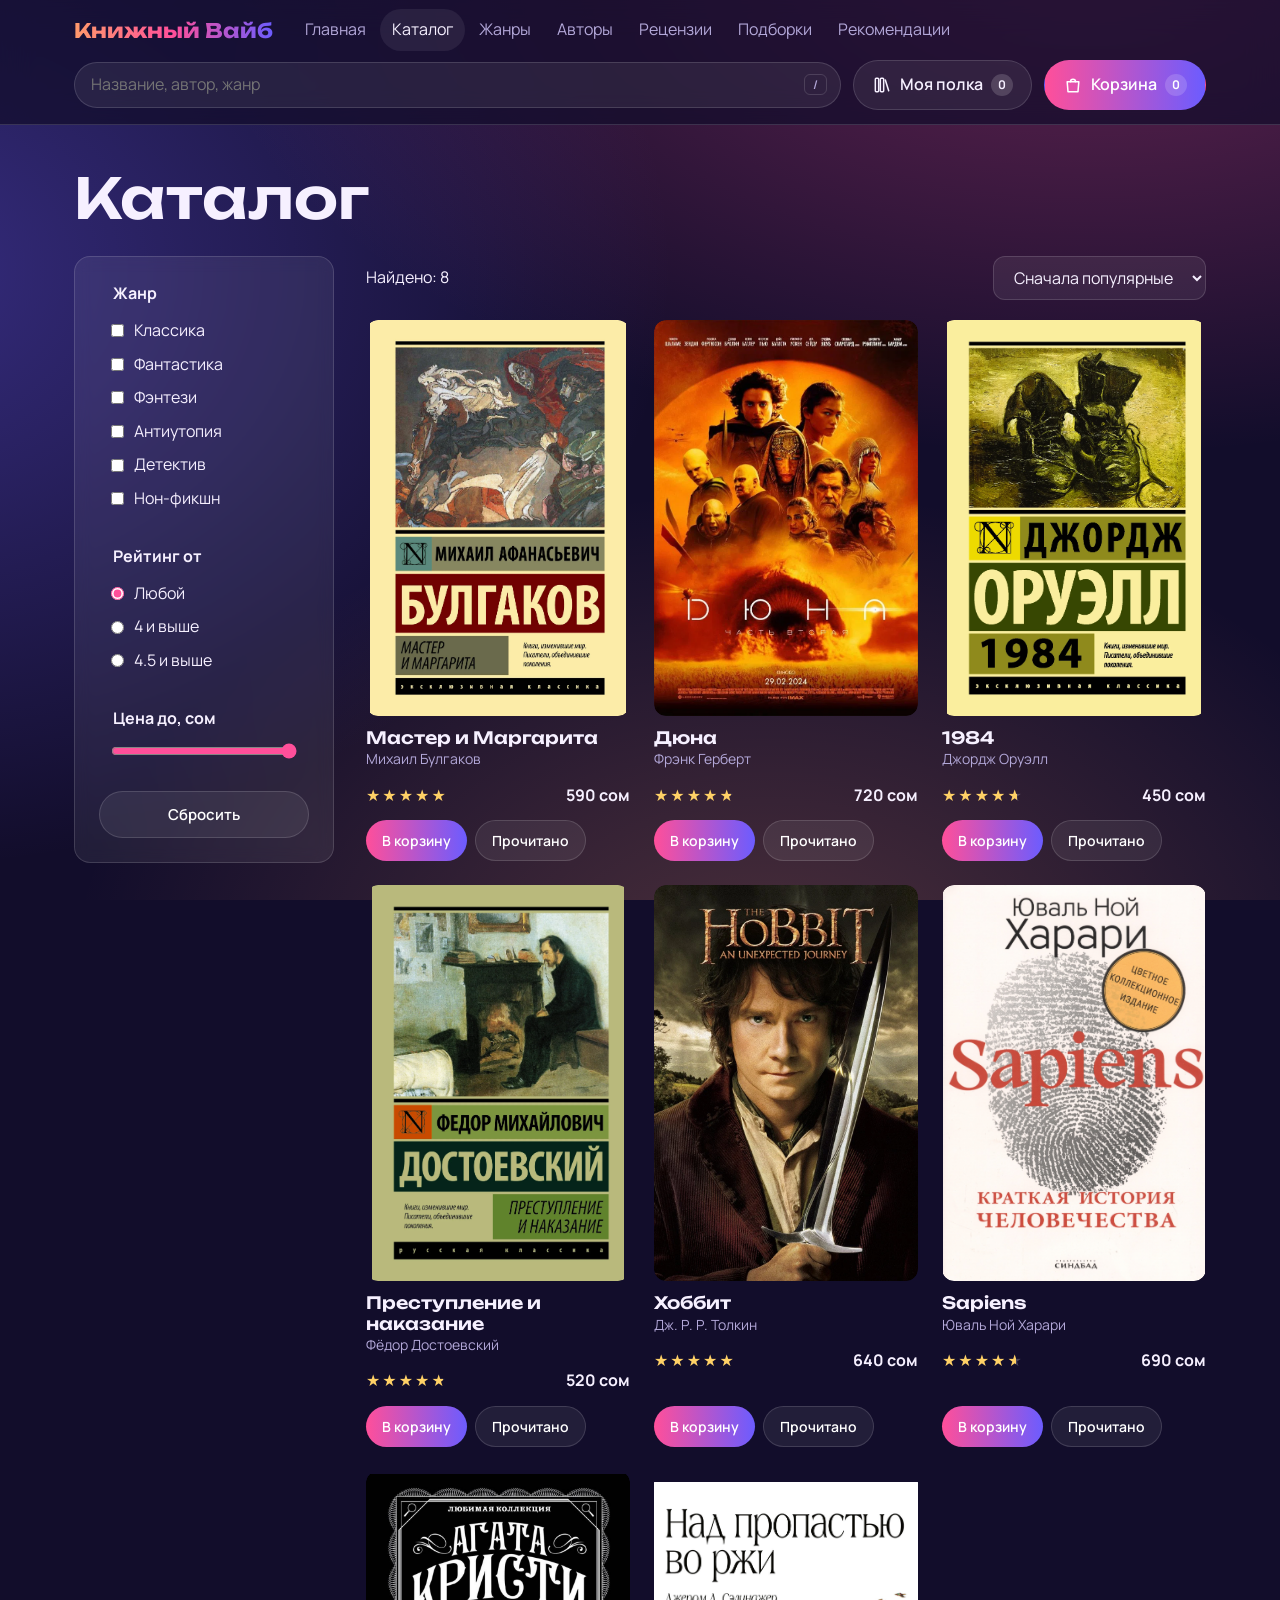
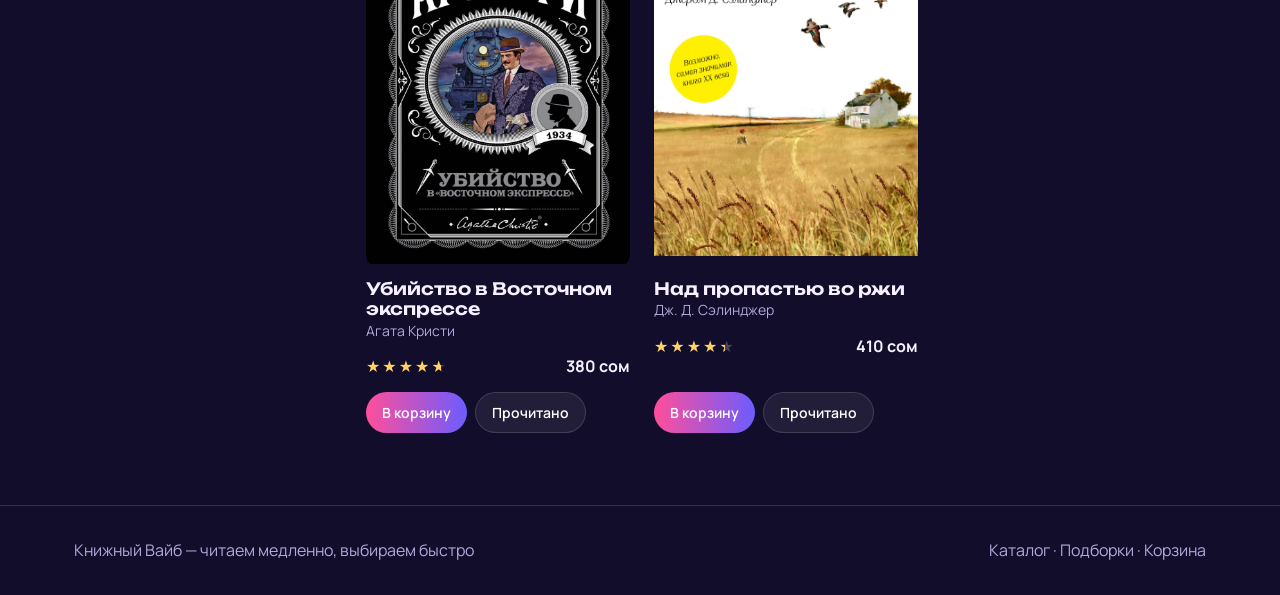
<file: bookvibe 3/catalog.html>
<!DOCTYPE html>
<html lang="ru">
<head>
  <meta charset="utf-8">
  <meta name="viewport" content="width=device-width, initial-scale=1">
  <title>Каталог — Книжный Вайб</title>

  <link rel="preconnect" href="https://fonts.googleapis.com">
  <link href="https://fonts.googleapis.com/css2?family=Manrope:wght@400;600;700&family=Unbounded:wght@500;700&display=swap&subset=cyrillic" rel="stylesheet">
  <link rel="stylesheet" href="css/style.css">
</head>
<body>

  <!-- Хедер -->
  <header class="top">
    <div class="wrap">
      <div class="bar">
        <a class="logo" href="index.html">Книжный Вайб</a>

        <nav aria-label="Основное меню">
          <ul>
            <li><a href="index.html">Главная</a></li>
            <li><a href="catalog.html" aria-current="page">Каталог</a></li>
            <li><a href="genres.html">Жанры</a></li>
            <li><a href="authors.html">Авторы</a></li>
            <li><a href="reviews.html">Рецензии</a></li>
            <li><a href="collections.html">Подборки</a></li>
            <li><a href="recommendations.html">Рекомендации</a></li>
          </ul>
        </nav>
      </div>

      <div class="bar2">
        <form class="search" role="search" action="catalog.html" method="get" data-js="search-form">
          <svg class="ico-s mag" viewBox="0 0 24 24" aria-hidden="true">
          </svg>
          <input type="search" name="q" placeholder="Название, автор, жанр" aria-label="Поиск по магазину" data-js="search" autocomplete="off">
          <span class="key" aria-hidden="true">/</span>
          <div data-js="search-suggest" hidden></div>
        </form>

        <a class="act" href="shelf.html">
          <svg class="ico-s" viewBox="0 0 24 24" aria-hidden="true">
            <rect x="4" y="4" width="4" height="16" rx="1"/>
            <rect x="10" y="4" width="4" height="16" rx="1"/>
            <path d="m16 6 4 13"/>
          </svg>
          <span class="lbl">Моя полка</span>
          <span class="badge" data-js="shelf-count">0</span>
        </a>

        <a class="act main" href="cart.html">
          <svg class="ico-s" viewBox="0 0 24 24" aria-hidden="true">
            <path d="M5 8h14l-1 12H6L5 8Z"/>
            <path d="M9 8a3 3 0 0 1 6 0"/>
          </svg>
          <span class="lbl">Корзина</span>
          <span class="badge" data-js="cart-count">0</span>
        </a>
      </div>
    </div>
  </header>

  <!-- Основной контент -->
  <main>
    <div class="wrap">

      <div class="head">
        <h1>Каталог</h1>
      </div>

      <div class="layout">
        <!-- Боковая панель фильтров -->
        <form class="panel filters" data-js="filters" aria-label="Фильтры">
          <fieldset>
            <legend>Жанр</legend>
            <label><input type="checkbox" name="genre" value="classic"> Классика</label>
            <label><input type="checkbox" name="genre" value="scifi"> Фантастика</label>
            <label><input type="checkbox" name="genre" value="fantasy"> Фэнтези</label>
            <label><input type="checkbox" name="genre" value="dystopia"> Антиутопия</label>
            <label><input type="checkbox" name="genre" value="detective"> Детектив</label>
            <label><input type="checkbox" name="genre" value="nonfiction"> Нон-фикшн</label>
          </fieldset>

          <fieldset>
            <legend>Рейтинг от</legend>
            <label><input type="radio" name="rating" value="0" checked> Любой</label>
            <label><input type="radio" name="rating" value="4"> 4 и выше</label>
            <label><input type="radio" name="rating" value="4.5"> 4.5 и выше</label>
          </fieldset>

          <fieldset>
            <legend>Цена до, сом</legend>
            <input type="range" name="price" min="300" max="800" value="800">
          </fieldset>

          <button class="btn ghost" type="reset">Сбросить</button>
        </form>

        <!-- Секция товаров -->
        <section>
          <div class="toolbar">
            <span data-js="results-count">Найдено: 8</span>
            <select class="field" name="sort" data-js="sort" aria-label="Сортировка">
              <option value="popular">Сначала популярные</option>
              <option value="rating">По рейтингу</option>
              <option value="price-asc">Подешевле</option>
              <option value="price-desc">Подороже</option>
            </select>
          </div>

          <div class="grid" data-js="book-grid">
            <!-- 1. Мастер и Маргарита -->
            <article class="card" data-book-id="1" data-genre="classic" data-rating="4.8" data-price="590" data-author="Михаил Булгаков">
              <a href="book.html?id=1">
                <img class="cover g1" src="images/i.webp" alt="Обложка книги Мастер и Маргарита">
              </a>
              <div>
                <h3><a href="book.html?id=1">Мастер и Маргарита</a></h3>
                <p class="by">Михаил Булгаков</p>
              </div>
              <div class="row">
                <span class="stars" style="--r:4.8" aria-label="Рейтинг 4.8 из 5"></span>
                <b>590 сом</b>
              </div>
              <div class="acts">
                <button class="btn sm" data-js="add-to-cart">В корзину</button>
                <button class="btn sm ghost" data-js="mark-read">Прочитано</button>
              </div>
            </article>

            <!-- 2. Дюна -->
            <article class="card" data-book-id="2" data-genre="scifi" data-rating="4.7" data-price="720" data-author="Фрэнк Герберт">
              <a href="book.html?id=2">
                <img class="cover g2" src="images/i-2.webp" alt="Обложка книги Дюна">
              </a>
              <div>
                <h3><a href="book.html?id=2">Дюна</a></h3>
                <p class="by">Фрэнк Герберт</p>
              </div>
              <div class="row">
                <span class="stars" style="--r:4.7" aria-label="Рейтинг 4.7 из 5"></span>
                <b>720 сом</b>
              </div>
              <div class="acts">
                <button class="btn sm" data-js="add-to-cart">В корзину</button>
                <button class="btn sm ghost" data-js="mark-read">Прочитано</button>
              </div>
            </article>

            <!-- 3. 1984 -->
            <article class="card" data-book-id="3" data-genre="dystopia" data-rating="4.6" data-price="450" data-author="Джордж Оруэлл">
              <a href="book.html?id=3">
                <img class="cover g3" src="images/i-3.webp" alt="Обложка книги 1984">
              </a>
              <div>
                <h3><a href="book.html?id=3">1984</a></h3>
                <p class="by">Джордж Оруэлл</p>
              </div>
              <div class="row">
                <span class="stars" style="--r:4.6" aria-label="Рейтинг 4.6 из 5"></span>
                <b>450 сом</b>
              </div>
              <div class="acts">
                <button class="btn sm" data-js="add-to-cart">В корзину</button>
                <button class="btn sm ghost" data-js="mark-read">Прочитано</button>
              </div>
            </article>

            <!-- 4. Преступление и наказание -->
            <article class="card" data-book-id="4" data-genre="classic" data-rating="4.7" data-price="520" data-author="Фёдор Достоевский">
              <a href="book.html?id=4">
                <img class="cover g4" src="images/i-4.webp" alt="Обложка книги Преступление и наказание">
              </a>
              <div>
                <h3><a href="book.html?id=4">Преступление и наказание</a></h3>
                <p class="by">Фёдор Достоевский</p>
              </div>
              <div class="row">
                <span class="stars" style="--r:4.7" aria-label="Рейтинг 4.7 из 5"></span>
                <b>520 сом</b>
              </div>
              <div class="acts">
                <button class="btn sm" data-js="add-to-cart">В корзину</button>
                <button class="btn sm ghost" data-js="mark-read">Прочитано</button>
              </div>
            </article>

            <!-- 5. Хоббит -->
            <article class="card" data-book-id="5" data-genre="fantasy" data-rating="4.8" data-price="640" data-author="Дж. Р. Р. Толкин">
              <a href="book.html?id=5">
                <img class="cover g5" src="images/TheHobbitt_AUJ.webp" alt="Обложка книги Хоббит">
              </a>
              <div>
                <h3><a href="book.html?id=5">Хоббит</a></h3>
                <p class="by">Дж. Р. Р. Толкин</p>
              </div>
              <div class="row">
                <span class="stars" style="--r:4.8" aria-label="Рейтинг 4.8 из 5"></span>
                <b>640 сом</b>
              </div>
              <div class="acts">
                <button class="btn sm" data-js="add-to-cart">В корзину</button>
                <button class="btn sm ghost" data-js="mark-read">Прочитано</button>
              </div>
            </article>

            <!-- 6. Sapiens -->
            <article class="card" data-book-id="6" data-genre="nonfiction" data-rating="4.5" data-price="690" data-author="Юваль Ной Харари">
              <a href="book.html?id=6">
                <img class="cover g6" src="images/img1.jpg" alt="Обложка книги Sapiens">
              </a>
              <div>
                <h3><a href="book.html?id=6">Sapiens</a></h3>
                <p class="by">Юваль Ной Харари</p>
              </div>
              <div class="row">
                <span class="stars" style="--r:4.5" aria-label="Рейтинг 4.5 из 5"></span>
                <b>690 сом</b>
              </div>
              <div class="acts">
                <button class="btn sm" data-js="add-to-cart">В корзину</button>
                <button class="btn sm ghost" data-js="mark-read">Прочитано</button>
              </div>
            </article>

            <!-- 7. Убийство в Восточном экспрессе -->
            <article class="card" data-book-id="7" data-genre="detective" data-rating="4.6" data-price="380" data-author="Агата Кристи">
              <a href="book.html?id=7">
                <img class="cover g7" src="images/i740080.jpg" alt="Обложка книги Убийство в Восточном экспрессе">
              </a>
              <div>
                <h3><a href="book.html?id=7">Убийство в Восточном экспрессе</a></h3>
                <p class="by">Агата Кристи</p>
              </div>
              <div class="row">
                <span class="stars" style="--r:4.6" aria-label="Рейтинг 4.6 из 5"></span>
                <b>380 сом</b>
              </div>
              <div class="acts">
                <button class="btn sm" data-js="add-to-cart">В корзину</button>
                <button class="btn sm ghost" data-js="mark-read">Прочитано</button>
              </div>
            </article>

            <!-- 8. Над пропастью во ржи -->
            <article class="card" data-book-id="8" data-genre="classic" data-rating="4.3" data-price="410" data-author="Дж. Д. Сэлинджер">
              <a href="book.html?id=8">
                <img class="cover g8" src="images/img3.jpg" alt="Обложка книги Над пропастью во ржи">
              </a>
              <div>
                <h3><a href="book.html?id=8">Над пропастью во ржи</a></h3>
                <p class="by">Дж. Д. Сэлинджер</p>
              </div>
              <div class="row">
                <span class="stars" style="--r:4.3" aria-label="Рейтинг 4.3 из 5"></span>
                <b>410 сом</b>
              </div>
              <div class="acts">
                <button class="btn sm" data-js="add-to-cart">В корзину</button>
                <button class="btn sm ghost" data-js="mark-read">Прочитано</button>
              </div>
            </article>
          </div>

          <div class="panel" data-js="empty-state" hidden>
            <h3>Ничего не нашли</h3>
            <p>Снимите часть фильтров или поищите по автору.</p>
          </div>
        </section>
      </div>

    </div>
  </main>

  <!-- Футер -->
  <footer>
    <div class="wrap">
      <span>Книжный Вайб — читаем медленно, выбираем быстро</span>
      <span>
        <a href="catalog.html">Каталог</a> ·
        <a href="collections.html">Подборки</a> ·
        <a href="cart.html">Корзина</a>
      </span>
    </div>
  </footer>

  <script src="js/main.js" defer></script>
</body>
</html>
</file>
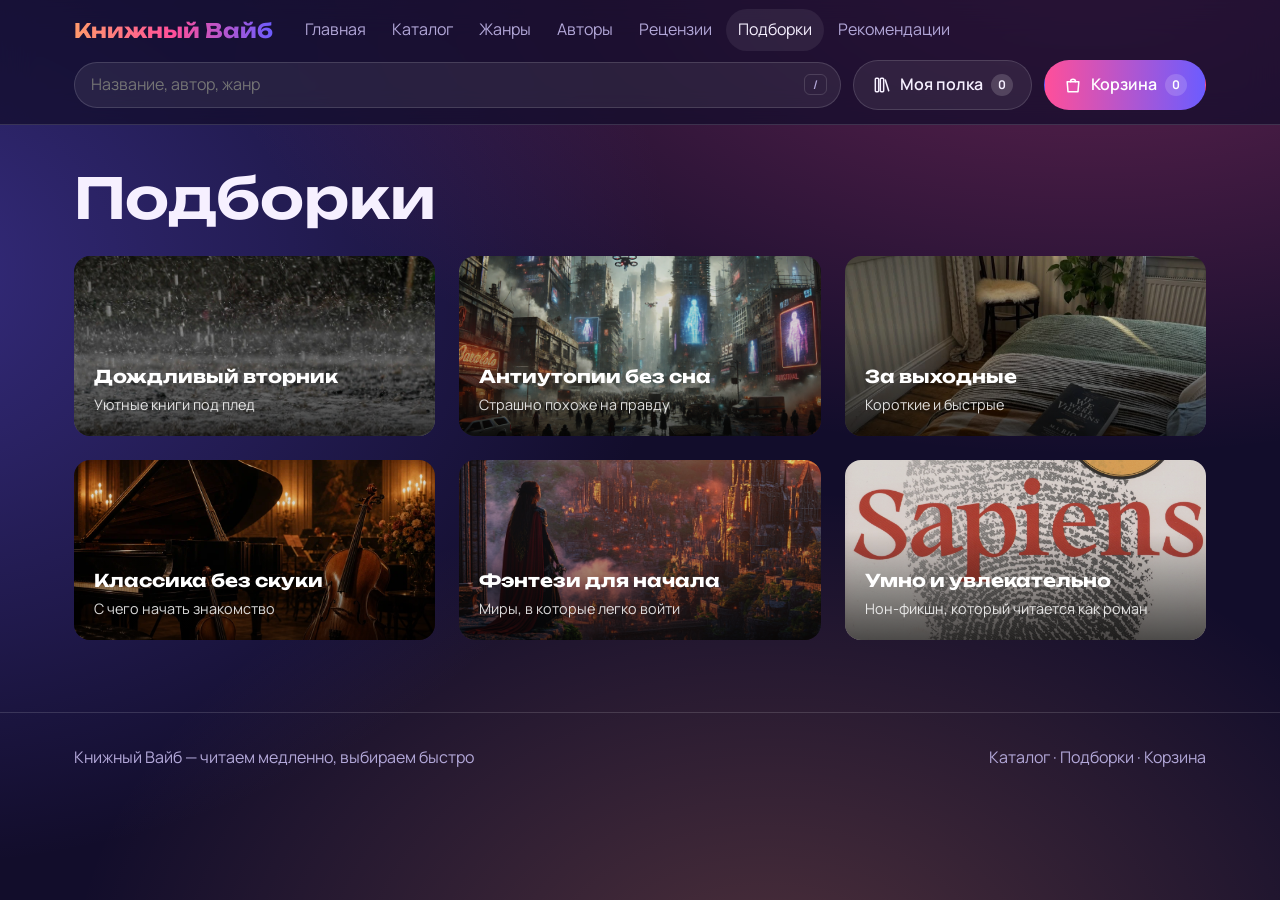
<file: bookvibe 3/collections.html>
<!DOCTYPE html>
<html lang="ru">
<head>
  <meta charset="utf-8">
  <meta name="viewport" content="width=device-width, initial-scale=1">
  <title>Подборки — Книжный Вайб</title>

  <link rel="preconnect" href="https://fonts.googleapis.com">
  <link href="https://fonts.googleapis.com/css2?family=Manrope:wght@400;600;700&family=Unbounded:wght@500;700&display=swap&subset=cyrillic" rel="stylesheet">
  <link rel="stylesheet" href="css/style.css">
</head>
<body>

  <!-- Хедер -->
  <header class="top">
    <div class="wrap">
      <div class="bar">
        <a class="logo" href="index.html">Книжный Вайб</a>

        <nav aria-label="Основное меню">
          <ul>
            <li><a href="index.html">Главная</a></li>
            <li><a href="catalog.html">Каталог</a></li>
            <li><a href="genres.html">Жанры</a></li>
            <li><a href="authors.html">Авторы</a></li>
            <li><a href="reviews.html">Рецензии</a></li>
            <li><a href="collections.html" aria-current="page">Подборки</a></li>
            <li><a href="recommendations.html">Рекомендации</a></li>
          </ul>
        </nav>
      </div>

      <div class="bar2">
        <form class="search" role="search" action="catalog.html" method="get" data-js="search-form">
          <svg class="ico-s mag" viewBox="0 0 24 24" aria-hidden="true">
          </svg>
          <input type="search" name="q" placeholder="Название, автор, жанр" aria-label="Поиск по магазину" data-js="search" autocomplete="off">
          <span class="key" aria-hidden="true">/</span>
          <div data-js="search-suggest" hidden></div>
        </form>

        <a class="act" href="shelf.html">
          <svg class="ico-s" viewBox="0 0 24 24" aria-hidden="true">
            <rect x="4" y="4" width="4" height="16" rx="1"/>
            <rect x="10" y="4" width="4" height="16" rx="1"/>
            <path d="m16 6 4 13"/>
          </svg>
          <span class="lbl">Моя полка</span>
          <span class="badge" data-js="shelf-count">0</span>
        </a>

        <a class="act main" href="cart.html">
          <svg class="ico-s" viewBox="0 0 24 24" aria-hidden="true">
            <path d="M5 8h14l-1 12H6L5 8Z"/>
            <path d="M9 8a3 3 0 0 1 6 0"/>
          </svg>
          <span class="lbl">Корзина</span>
          <span class="badge" data-js="cart-count">0</span>
        </a>
      </div>
    </div>
    </div>
  </header>

  <!-- Основной контент -->
  <main>
    <div class="wrap">
      
      <div class="head">
        <h1>Подборки</h1>
      </div>

      <div class="grid c3">
        <!-- 1. Дождливый вторник -->
        <a class="tile" href="catalog.html?collection=rain" data-collection="rain">
          <img class="tile-bg" src="images/rainy.jpg" alt="Дождливый вторник">
          <div class="tile-content">
            <h3>Дождливый вторник</h3>
            <p>Уютные книги под плед</p>
          </div>
        </a>

        <!-- 2. Антиутопии без сна -->
        <a class="tile" href="catalog.html?collection=dystopia" data-collection="dystopia">
          <img class="tile-bg" src="images/antiutopiya.webp" alt="Антиутопии без сна">
          <div class="tile-content">
            <h3>Антиутопии без сна</h3>
            <p>Страшно похоже на правду</p>
          </div>
        </a>

        <!-- 3. За выходные -->
        <a class="tile" href="catalog.html?collection=weekend" data-collection="weekend">
          <img class="tile-bg" src="images/cozy.jpg" alt="За выходные">
          <div class="tile-content">
            <h3>За выходные</h3>
            <p>Короткие и быстрые</p>
          </div>
        </a>

        <!-- 4. Классика без скуки -->
        <a class="tile" href="catalog.html?collection=classic" data-collection="classic">
          <img class="tile-bg" src="images/classic.webp" alt="Классика без скуки">
          <div class="tile-content">
            <h3>Классика без скуки</h3>
            <p>С чего начать знакомство</p>
          </div>
        </a>

        <!-- 5. Фэнтези для начала -->
        <a class="tile" href="catalog.html?collection=fantasy" data-collection="fantasy">
          <img class="tile-bg" src="images/fantasy.png" alt="Фэнтези для начала">
          <div class="tile-content">
            <h3>Фэнтези для начала</h3>
            <p>Миры, в которые легко войти</p>
          </div>
        </a>

        <!-- 6. Умно и увлекательно -->
        <a class="tile" href="catalog.html?collection=smart" data-collection="smart">
          <img class="tile-bg" src="images/img1.jpg" alt="Умно и увлекательно">
          <div class="tile-content">
            <h3>Умно и увлекательно</h3>
            <p>Нон-фикшн, который читается как роман</p>
          </div>
        </a>
      </div>

    </div>
  </main>

  <!-- Футер -->
  <footer>
    <div class="wrap">
      <span>Книжный Вайб — читаем медленно, выбираем быстро</span>
      <span>
        <a href="catalog.html">Каталог</a> · 
        <a href="collections.html">Подборки</a> · 
        <a href="cart.html">Корзина</a>
      </span>
    </div>
  </footer>

  <script src="js/main.js" defer></script>
</body>
</html>
</file>
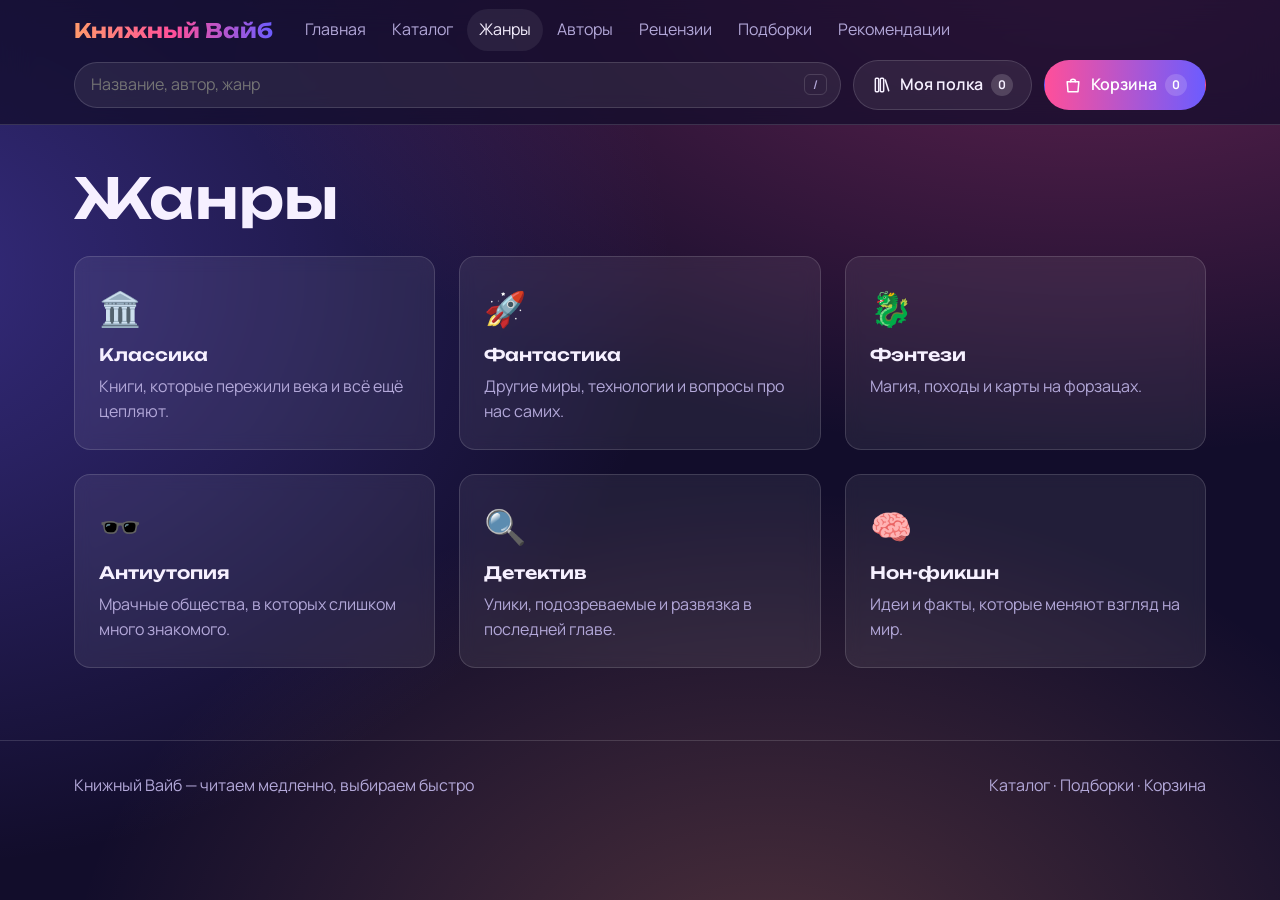
<file: bookvibe 3/genres.html>
<!DOCTYPE html>
<html lang="ru">
<head>
  <meta charset="utf-8">
  <meta name="viewport" content="width=device-width, initial-scale=1">
  <title>Жанры — Книжный Вайб</title>

  <link rel="preconnect" href="https://fonts.googleapis.com">
  <link href="https://fonts.googleapis.com/css2?family=Manrope:wght@400;600;700&family=Unbounded:wght@500;700&display=swap&subset=cyrillic" rel="stylesheet">
  <link rel="stylesheet" href="css/style.css">
</head>
<body>

  <!-- Хедер -->
  <header class="top">
    <div class="wrap">
      <div class="bar">
        <a class="logo" href="index.html">Книжный Вайб</a>

        <nav aria-label="Основное меню">
          <ul>
            <li><a href="index.html" >Главная</a></li>
            <li><a href="catalog.html">Каталог</a></li>
            <li><a href="genres.html" aria-current="page">Жанры</a></li>
            <li><a href="authors.html">Авторы</a></li>
            <li><a href="reviews.html">Рецензии</a></li>
            <li><a href="collections.html">Подборки</a></li>
            <li><a href="recommendations.html">Рекомендации</a></li>
          </ul>
        </nav>
      </div>

      <div class="bar2">
        <form class="search" role="search" action="catalog.html" method="get" data-js="search-form">
          <svg class="ico-s mag" viewBox="0 0 24 24" aria-hidden="true">
          </svg>
          <input type="search" name="q" placeholder="Название, автор, жанр" aria-label="Поиск по магазину" data-js="search" autocomplete="off">
          <span class="key" aria-hidden="true">/</span>
          <div data-js="search-suggest" hidden></div>
        </form>

        <a class="act" href="shelf.html">
          <svg class="ico-s" viewBox="0 0 24 24" aria-hidden="true">
            <rect x="4" y="4" width="4" height="16" rx="1"/>
            <rect x="10" y="4" width="4" height="16" rx="1"/>
            <path d="m16 6 4 13"/>
          </svg>
          <span class="lbl">Моя полка</span>
          <span class="badge" data-js="shelf-count">0</span>
        </a>

        <a class="act main" href="cart.html">
          <svg class="ico-s" viewBox="0 0 24 24" aria-hidden="true">
            <path d="M5 8h14l-1 12H6L5 8Z"/>
            <path d="M9 8a3 3 0 0 1 6 0"/>
          </svg>
          <span class="lbl">Корзина</span>
          <span class="badge" data-js="cart-count">0</span>
        </a>
      </div>
    </div>
  </header>

  <!-- Основной контент -->
  <main>
    <div class="wrap">
      
      <div class="head">
        <h1>Жанры</h1>
      </div>

      <div class="grid c3">
        <a class="panel" href="catalog.html?genre=classic">
          <span class="ico">🏛️</span>
          <h3>Классика</h3>
          <p>Книги, которые пережили века и всё ещё цепляют.</p>
        </a>

        <a class="panel" href="catalog.html?genre=scifi">
          <span class="ico">🚀</span>
          <h3>Фантастика</h3>
          <p>Другие миры, технологии и вопросы про нас самих.</p>
        </a>

        <a class="panel" href="catalog.html?genre=fantasy">
          <span class="ico">🐉</span>
          <h3>Фэнтези</h3>
          <p>Магия, походы и карты на форзацах.</p>
        </a>

        <a class="panel" href="catalog.html?genre=dystopia">
          <span class="ico">🕶️</span>
          <h3>Антиутопия</h3>
          <p>Мрачные общества, в которых слишком много знакомого.</p>
        </a>

        <a class="panel" href="catalog.html?genre=detective">
          <span class="ico">🔍</span>
          <h3>Детектив</h3>
          <p>Улики, подозреваемые и развязка в последней главе.</p>
        </a>

        <a class="panel" href="catalog.html?genre=nonfiction">
          <span class="ico">🧠</span>
          <h3>Нон-фикшн</h3>
          <p>Идеи и факты, которые меняют взгляд на мир.</p>
        </a>
      </div>

    </div>
  </main>

  <!-- Футер -->
  <footer>
    <div class="wrap">
      <span>Книжный Вайб — читаем медленно, выбираем быстро</span>
      <span>
        <a href="catalog.html">Каталог</a> · 
        <a href="collections.html">Подборки</a> · 
        <a href="cart.html">Корзина</a>
      </span>
    </div>
  </footer>

  <script src="js/main.js" defer></script>
</body>
</html>
</file>
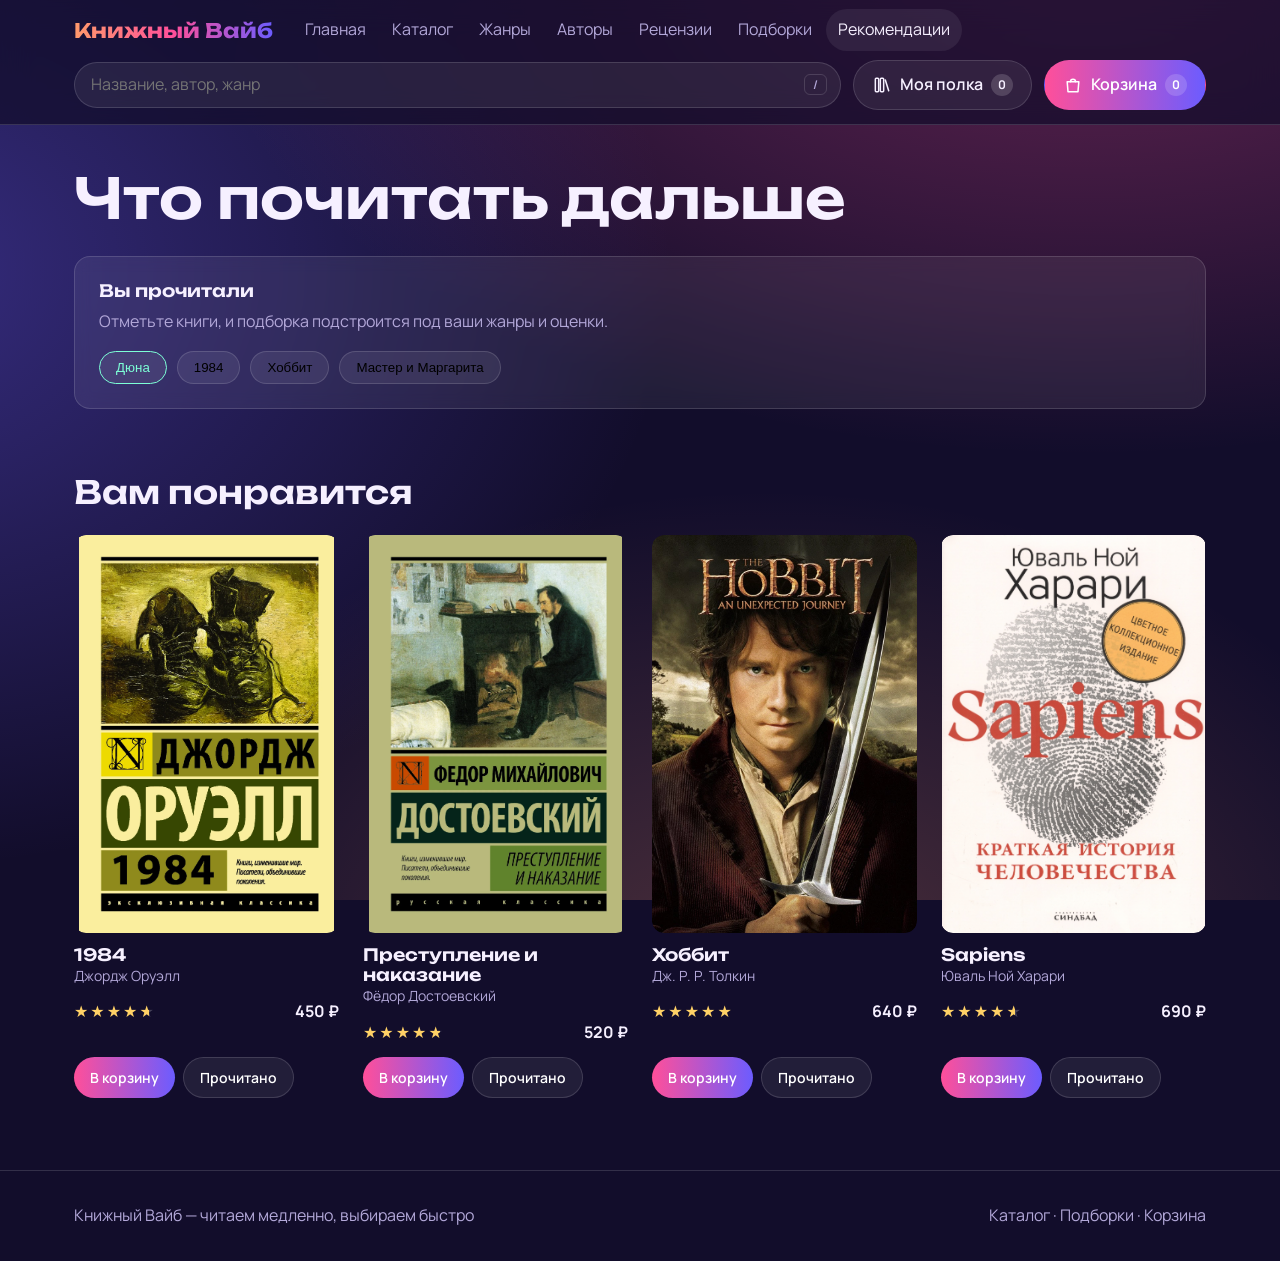
<file: bookvibe 3/recommendations.html>
<!DOCTYPE html>
<html lang="ru">
<head>
  <meta charset="utf-8">
  <meta name="viewport" content="width=device-width, initial-scale=1">
  <title>Рекомендации — Книжный Вайб</title>

  <link rel="preconnect" href="https://fonts.googleapis.com">
  <link href="https://fonts.googleapis.com/css2?family=Manrope:wght@400;600;700&family=Unbounded:wght@500;700&display=swap&subset=cyrillic" rel="stylesheet">
  <link rel="stylesheet" href="css/style.css">
</head>
<body>

  <!-- Хедер -->
  <header class="top">
    <div class="wrap">
      <div class="bar">
        <a class="logo" href="index.html">Книжный Вайб</a>

        <nav aria-label="Основное меню">
          <ul>
            <li><a href="index.html">Главная</a></li>
            <li><a href="catalog.html">Каталог</a></li>
            <li><a href="genres.html">Жанры</a></li>
            <li><a href="authors.html">Авторы</a></li>
            <li><a href="reviews.html">Рецензии</a></li>
            <li><a href="collections.html">Подборки</a></li>
            <li><a href="recommendations.html" aria-current="page">Рекомендации</a></li>
          </ul>
        </nav>
      </div>

      <div class="bar2">
        <form class="search" role="search" action="catalog.html" method="get" data-js="search-form">
          <svg class="ico-s mag" viewBox="0 0 24 24" aria-hidden="true">
          </svg>
          <input type="search" name="q" placeholder="Название, автор, жанр" aria-label="Поиск по магазину" data-js="search" autocomplete="off">
          <span class="key" aria-hidden="true">/</span>
          <div data-js="search-suggest" hidden></div>
        </form>

        <a class="act" href="shelf.html">
          <svg class="ico-s" viewBox="0 0 24 24" aria-hidden="true">
            <rect x="4" y="4" width="4" height="16" rx="1"/>
            <rect x="10" y="4" width="4" height="16" rx="1"/>
            <path d="m16 6 4 13"/>
          </svg>
          <span class="lbl">Моя полка</span>
          <span class="badge" data-js="shelf-count">0</span>
        </a>

        <a class="act main" href="cart.html">
          <svg class="ico-s" viewBox="0 0 24 24" aria-hidden="true">
            <path d="M5 8h14l-1 12H6L5 8Z"/>
            <path d="M9 8a3 3 0 0 1 6 0"/>
          </svg>
          <span class="lbl">Корзина</span>
          <span class="badge" data-js="cart-count">0</span>
        </a>
      </div>
    </div>
    </div>
  </header>

  <!-- Основной контент -->
  <main>
    <div class="wrap">
      
      <div class="head">
        <h1>Что почитать дальше</h1>
      </div>

      <!-- Панель выбора прочитанного -->
      <div class="panel">
        <h3>Вы прочитали</h3>
        <p>Отметьте книги, и подборка подстроится под ваши жанры и оценки.</p>
        
        <div class="chips mt-m" data-js="read-chosen">
          <button class="chip on" data-book-id="2">Дюна</button>
          <button class="chip" data-book-id="3">1984</button>
          <button class="chip" data-book-id="5">Хоббит</button>
          <button class="chip" data-book-id="1">Мастер и Маргарита</button>
        </div>
      </div>

      <!-- Секция персональных рекомендаций -->
      <section class="section">
        <div class="head">
          <h2>Вам понравится</h2>
        </div>

        <div class="grid" data-js="recs-list">
          <!-- 1. 1984 -->
          <article class="card" data-book-id="3" data-genre="dystopia" data-rating="4.6" data-price="450" data-author="Джордж Оруэлл">
            <a href="book.html">
              <img class="cover g3" src="images/i-3.webp" alt="Обложка книги 1984">
            </a>
            <div>
              <h3><a href="book.html">1984</a></h3>
              <p class="by">Джордж Оруэлл</p>
            </div>
            <div class="row">
              <span class="stars" style="--r:4.6" aria-label="Рейтинг 4.6 из 5"></span>
              <b>450 ₽</b>
            </div>
            <div class="acts">
              <button class="btn sm" data-js="add-to-cart">В корзину</button>
              <button class="btn sm ghost" data-js="mark-read">Прочитано</button>
            </div>
          </article>

          <!-- 2. Преступление и наказание -->
          <article class="card" data-book-id="4" data-genre="classic" data-rating="4.7" data-price="520" data-author="Фёдор Достоевский">
            <a href="book.html">
              <img class="cover g4" src="images/i-4.webp" alt="Обложка книги Преступление и наказание">
            </a>
            <div>
              <h3><a href="book.html">Преступление и наказание</a></h3>
              <p class="by">Фёдор Достоевский</p>
            </div>
            <div class="row">
              <span class="stars" style="--r:4.7" aria-label="Рейтинг 4.7 из 5"></span>
              <b>520 ₽</b>
            </div>
            <div class="acts">
              <button class="btn sm" data-js="add-to-cart">В корзину</button>
              <button class="btn sm ghost" data-js="mark-read">Прочитано</button>
            </div>
          </article>

          <!-- 3. Хоббит -->
          <article class="card" data-book-id="5" data-genre="fantasy" data-rating="4.8" data-price="640" data-author="Дж. Р. Р. Толкин">
            <a href="book.html">
              <img class="cover g5" src="images/TheHobbitt_AUJ.webp" alt="Обложка книги Хоббит">
            </a>
            <div>
              <h3><a href="book.html">Хоббит</a></h3>
              <p class="by">Дж. Р. Р. Толкин</p>
            </div>
            <div class="row">
              <span class="stars" style="--r:4.8" aria-label="Рейтинг 4.8 из 5"></span>
              <b>640 ₽</b>
            </div>
            <div class="acts">
              <button class="btn sm" data-js="add-to-cart">В корзину</button>
              <button class="btn sm ghost" data-js="mark-read">Прочитано</button>
            </div>
          </article>

          <!-- 4. Sapiens -->
          <article class="card" data-book-id="6" data-genre="nonfiction" data-rating="4.5" data-price="690" data-author="Юваль Ной Харари">
            <a href="book.html">
              <img class="cover g6" src="images/img1.jpg" alt="Обложка книги Sapiens">
            </a>
            <div>
              <h3><a href="book.html">Sapiens</a></h3>
              <p class="by">Юваль Ной Харари</p>
            </div>
            <div class="row">
              <span class="stars" style="--r:4.5" aria-label="Рейтинг 4.5 из 5"></span>
              <b>690 ₽</b>
            </div>
            <div class="acts">
              <button class="btn sm" data-js="add-to-cart">В корзину</button>
              <button class="btn sm ghost" data-js="mark-read">Прочитано</button>
            </div>
          </article>
        </div>
      </section>

    </div>
  </main>

  <!-- Футер -->
  <footer>
    <div class="wrap">
      <span>Книжный Вайб — читаем медленно, выбираем быстро</span>
      <span>
        <a href="catalog.html">Каталог</a> · 
        <a href="collections.html">Подборки</a> · 
        <a href="cart.html">Корзина</a>
      </span>
    </div>
  </footer>

  <script src="js/main.js" defer></script>
</body>
</html>
</file>
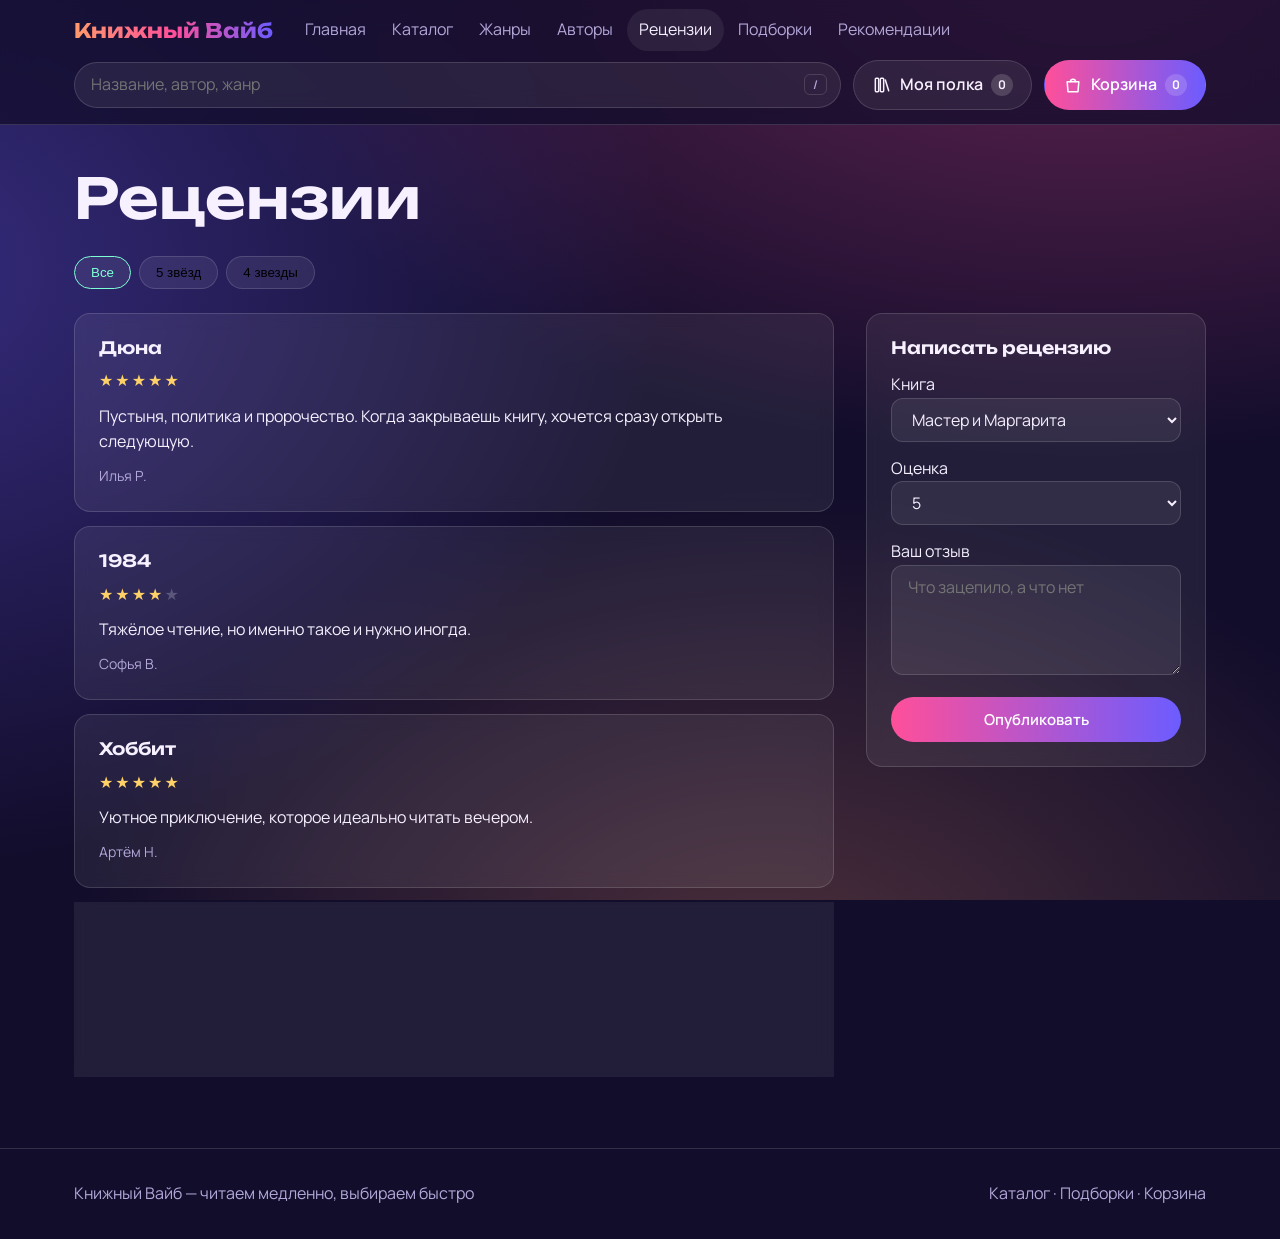
<file: bookvibe 3/reviews.html>
<!DOCTYPE html>
<html lang="ru">
<head>
  <meta charset="utf-8">
  <meta name="viewport" content="width=device-width, initial-scale=1">
  <title>Рецензии — Книжный Вайб</title>

  <link rel="preconnect" href="https://fonts.googleapis.com">
  <link href="https://fonts.googleapis.com/css2?family=Manrope:wght@400;600;700&family=Unbounded:wght@500;700&display=swap&subset=cyrillic" rel="stylesheet">
  <link rel="stylesheet" href="css/style.css">
</head>
<body>

  <!-- Хедер -->
  <header class="top">
    <div class="wrap">
      <div class="bar">
        <a class="logo" href="index.html">Книжный Вайб</a>

        <nav aria-label="Основное меню">
          <ul>
            <li><a href="index.html" >Главная</a></li>
            <li><a href="catalog.html">Каталог</a></li>
            <li><a href="genres.html">Жанры</a></li>
            <li><a href="authors.html">Авторы</a></li>
            <li><a href="reviews.html" aria-current="page">Рецензии</a></li>
            <li><a href="collections.html">Подборки</a></li>
            <li><a href="recommendations.html">Рекомендации</a></li>
          </ul>
        </nav>
      </div>

      <div class="bar2">
        <form class="search" role="search" action="catalog.html" method="get" data-js="search-form">
          <svg class="ico-s mag" viewBox="0 0 24 24" aria-hidden="true">
          </svg>
          <input type="search" name="q" placeholder="Название, автор, жанр" aria-label="Поиск по магазину" data-js="search" autocomplete="off">
          <span class="key" aria-hidden="true">/</span>
          <div data-js="search-suggest" hidden></div>
        </form>

        <a class="act" href="shelf.html">
          <svg class="ico-s" viewBox="0 0 24 24" aria-hidden="true">
            <rect x="4" y="4" width="4" height="16" rx="1"/>
            <rect x="10" y="4" width="4" height="16" rx="1"/>
            <path d="m16 6 4 13"/>
          </svg>
          <span class="lbl">Моя полка</span>
          <span class="badge" data-js="shelf-count">0</span>
        </a>

        <a class="act main" href="cart.html">
          <svg class="ico-s" viewBox="0 0 24 24" aria-hidden="true">
            <path d="M5 8h14l-1 12H6L5 8Z"/>
            <path d="M9 8a3 3 0 0 1 6 0"/>
          </svg>
          <span class="lbl">Корзина</span>
          <span class="badge" data-js="cart-count">0</span>
        </a>
      </div>
    </div>
  </header>

  <!-- Основной контент -->
  <main>
    <div class="wrap">
      
      <div class="head">
        <h1>Рецензии</h1>
      </div>

      <!-- Фильтры по оценке -->
      <div class="tabs">
        <button class="chip on" data-js="review-filter" data-value="all">Все</button>
        <button class="chip" data-js="review-filter" data-value="5">5 звёзд</button>
        <button class="chip" data-js="review-filter" data-value="4">4 звезды</button>
      </div>

      <div class="two">
        <!-- Список рецензий -->
        <div class="list" data-js="review-list">
          <article class="panel review" data-book-id="2" data-rating="5">
            <h3>Дюна</h3>
            <span class="stars" style="--r:5" aria-label="5 из 5"></span>
            <q>Пустыня, политика и пророчество. Когда закрываешь книгу, хочется сразу открыть следующую.</q>
            <span class="who">Илья Р.</span>
          </article>

          <article class="panel review" data-book-id="3" data-rating="4">
            <h3>1984</h3>
            <span class="stars" style="--r:4" aria-label="4 из 5"></span>
            <q>Тяжёлое чтение, но именно такое и нужно иногда.</q>
            <span class="who">Софья В.</span>
          </article>

          <article class="panel review" data-book-id="5" data-rating="5">
            <h3>Хоббит</h3>
            <span class="stars" style="--r:5" aria-label="5 из 5"></span>
            <q>Уютное приключение, которое идеально читать вечером.</q>
            <span class="who">Артём Н.</span>
          </article>

          <article class="panel review" data-book-id="7" data-rating="4">
            <h3>Убийство в Восточном экспрессе</h3>
            <span class="stars" style="--r:4" aria-label="4 из 5"></span>
            <q>Всю дорогу подозревала не того. Отличная головоломка.</q>
            <span class="who">Дина Ш.</span>
          </article>
        </div>

        <!-- Форма добавления рецензии -->
        <form class="panel form" data-js="review-form">
          <h3>Написать рецензию</h3>

          <label>
            Книга
            <select class="field" name="book">
              <option value="1">Мастер и Маргарита</option>
              <option value="2">Дюна</option>
              <option value="3">1984</option>
            </select>
          </label>

          <label>
            Оценка
            <select class="field" name="rating">
              <option>5</option>
              <option>4</option>
              <option>3</option>
              <option>2</option>
              <option>1</option>
            </select>
          </label>

          <label>
            Ваш отзыв
            <textarea class="field" name="text" placeholder="Что зацепило, а что нет"></textarea>
          </label>

          <button class="btn" type="submit">Опубликовать</button>
        </form>
      </div>

    </div>
  </main>

  <!-- Футер -->
  <footer>
    <div class="wrap">
      <span>Книжный Вайб — читаем медленно, выбираем быстро</span>
      <span>
        <a href="catalog.html">Каталог</a> · 
        <a href="collections.html">Подборки</a> · 
        <a href="cart.html">Корзина</a>
      </span>
    </div>
  </footer>

  <script src="js/main.js" defer></script>
</body>
</html>
</file>
<file: authorization/style.css>
body {
    font-family: Arial, sans-serif;
    background: #f1f3f9;
  
    display: flex;
    justify-content: center;
    align-items: center;
  
    min-height: 100vh;
    margin: 0;
  }
  
  .card {
    background: white;
    width: 300px;
    padding: 30px;
    border-radius: 15px;
  }
  
  h1 {
    text-align: center;
  }
  
  input {
    width: 100%;
    box-sizing: border-box;
    padding: 10px;
    margin-bottom: 10px;
  }
  
  button {
    width: 100%;
    padding: 10px;
    background: #5b5bd6;
    color: white;
    border: none;
    border-radius: 5px;
    cursor: pointer;
  }
  
  #message {
    text-align: center;
  }
</file>
<file: bookvibe 3/css/style.css>
* {
    box-sizing: border-box;
    margin: 0;
  }
  
  :root {
    /* Палитра */
    --bg: #120d2b;
    --panel: rgba(255, 255, 255, 0.07);
    --line: rgba(255, 255, 255, 0.14);
  
    /* Текст */
    --tx: #f6f0ff;
    --mu: #b3a8d9;
  
    /* Акценты */
    --peach: #ff9a6b;
    --pink: #ff4f9a;
    --ind: #6c5cff;
    --mint: #7dffd6;
    --gold: #ffd166;
  
    /* Радиус */
    --r: 16px;
  }
  
  
  body {
    font: 16px/1.6 Manrope, system-ui, sans-serif;
    color: var(--tx);
    min-height: 100vh;
    background:
      radial-gradient(900px 500px at 85% -5%, rgba(255, 79, 154, 0.35), transparent),
      radial-gradient(800px 600px at -10% 30%, rgba(108, 92, 255, 0.4), transparent),
      radial-gradient(700px 500px at 60% 110%, rgba(255, 154, 107, 0.25), transparent),
      var(--bg);
    background-attachment: fixed;
  }
  
  a {
    color: inherit;
    text-decoration: none;
  }
  
  :focus-visible {
    outline: 2px solid var(--mint);
    outline-offset: 2px;
  }
  
  h1, h2, h3 {
    font-family: Unbounded, Manrope, sans-serif;
    line-height: 1.2;
    font-weight: 600;
  }
  
  h1 { font-size: clamp(30px, 5vw, 56px); }
  h2 { font-size: clamp(22px, 3vw, 32px); }
  h3 { font-size: 17px; }
  
  p {
    color: var(--mu);
  }
  
  .wrap {
    max-width: 1180px;
    margin: 0 auto;
    padding: 0 24px;
  }
  
  /* Утилиты */
  .lead { margin-top: 16px; max-width: 60ch; }
  .mt-s { margin-top: 12px; }
  .mt-m { margin-top: 16px; }
  .mt-l { margin-top: 24px; }
  
  [hidden] {
    display: none !important;
  }
  
  
  .top {
    position: sticky;
    top: 0;
    z-index: 10;
    backdrop-filter: blur(16px);
    background: rgba(18, 13, 43, 0.72);
    border-bottom: 1px solid var(--line);
  }
  
  .bar {
    display: flex;
    align-items: center;
    gap: 20px;
    min-height: 60px;
  }
  
  .logo {
    font: 700 20px Unbounded, sans-serif;
    background: linear-gradient(90deg, var(--peach), var(--pink), var(--ind));
    -webkit-background-clip: text;
    background-clip: text;
    color: transparent;
  }
  
  nav ul {
    display: flex;
    gap: 2px;
    list-style: none;
    padding: 0;
    overflow-x: auto;
  }
  
  nav a {
    display: block;
    padding: 8px 12px;
    border-radius: 99px;
    color: var(--mu);
    white-space: nowrap;
  }
  
  nav a:hover,
  nav a[aria-current] {
    background: var(--panel);
    color: var(--tx);
  }
  
  .bar2 {
    display: flex;
    align-items: center;
    gap: 12px;
    padding-bottom: 14px;
  }
  
  /* Поиск */
  .search {
    flex: 1;
    position: relative;
    display: flex;
    align-items: center;
  }
  
  .search input {
    padding: 12px 56px 12px 48px;
    font-size: 16px;
  }
  
  .search input:focus {
    border-color: var(--mint);
    outline: 0;
    box-shadow: 0 0 0 3px rgba(125, 255, 214, 0.18);
  }
  
  .mag {
    position: absolute;
    left: 18px;
    color: var(--mu);
    pointer-events: none;
  }
  
  .key {
    position: absolute;
    right: 14px;
    font: 600 12px Manrope, sans-serif;
    color: var(--mu);
    border: 1px solid var(--line);
    border-radius: 6px;
    padding: 1px 8px;
    pointer-events: none;
  }
  
  [data-js="search-suggest"] {
    position: absolute;
    top: 110%;
    left: 0;
    right: 0;
    background: #1c1442;
    border: 1px solid var(--line);
    border-radius: 12px;
    padding: 8px;
  }
  
  /* Кнопки «Полка» и «Корзина» */
  .act {
    display: flex;
    align-items: center;
    gap: 8px;
    padding: 11px 18px;
    border: 1px solid var(--line);
    border-radius: 99px;
    background: var(--panel);
    white-space: nowrap;
    font-weight: 600;
  }
  
  .act:hover { border-color: var(--pink); }
  .act[aria-current] { border-color: var(--mint); color: var(--mint); }
  
  .act.main {
    background: linear-gradient(90deg, var(--pink), var(--ind));
    border-color: transparent;
    color: #fff;
  }
  
  .badge {
    min-width: 22px;
    height: 22px;
    padding: 0 6px;
    border-radius: 99px;
    display: inline-grid;
    place-items: center;
    font-size: 12px;
    font-weight: 700;
    background: rgba(255, 255, 255, 0.16);
  }
  
  .ico-s {
    width: 20px;
    height: 20px;
    fill: none;
    stroke: currentColor;
    stroke-width: 1.8;
    stroke-linecap: round;
    stroke-linejoin: round;
  }
  
  
  main {
    padding: 40px 0 72px;
  }
  
  .section {
    margin-top: 64px;
  }
  
  .head {
    display: flex;
    justify-content: space-between;
    align-items: flex-end;
    gap: 16px;
    margin-bottom: 24px;
    flex-wrap: wrap;
  }
  
  /* Поля ввода */
  .field,
  .search input {
    background: var(--panel);
    border: 1px solid var(--line);
    color: var(--tx);
    border-radius: 99px;
    padding: 9px 16px;
    font: inherit;
    width: 100%;
  }
  
  .field { border-radius: 12px; }
  textarea.field { min-height: 110px; }
  
  /* Кнопки */
  .btn {
    display: inline-block;
    border: 0;
    cursor: pointer;
    font: 600 15px Manrope, sans-serif;
    color: #fff;
    padding: 12px 22px;
    border-radius: 99px;
    background: linear-gradient(90deg, var(--pink), var(--ind));
  }
  
  .btn:hover { filter: brightness(1.15); }
  .btn.ghost { background: var(--panel); border: 1px solid var(--line); }
  .btn.sm {
    padding: 10px 16px;
    font-size: 14px;
    white-space: nowrap;
  }
  
  /* Чипы */
  .chips {
    display: flex;
    flex-wrap: wrap;
    gap: 10px;
  }
  
  .chip {
    padding: 8px 16px;
    border-radius: 99px;
    background: var(--panel);
    border: 1px solid var(--line);
    cursor: pointer;
  }
  
  .chip:hover,
  .chip.on {
    border-color: var(--mint);
    color: var(--mint);
  }
  
  .panel {
    background: var(--panel);
    border: 1px solid var(--line);
    border-radius: var(--r);
    padding: 24px;
    backdrop-filter: blur(8px);
  }
  
  .panel p { margin-top: 8px; }
  
  .tabs {
    display: flex;
    gap: 8px;
    margin-bottom: 24px;
    flex-wrap: wrap;
  }
  
  .form {
    display: flex;
    flex-direction: column;
    gap: 14px;
  }
  
  .hero {
    display: grid;
    grid-template-columns: 1.1fr 0.9fr;
    gap: 40px;
    align-items: center;
    padding-top: 24px;
  }
  
  .hero h1 {
    background: linear-gradient(100deg, #fff 30%, var(--peach) 70%, var(--pink));
    -webkit-background-clip: text;
    background-clip: text;
    color: transparent;
  }
  
  .hero p {
    font-size: 19px;
    margin: 20px 0 28px;
    max-width: 46ch;
  }
  
  .hero .chips { margin-top: 28px; }
  
  /* Стопка обложек */
  .stack {
    display: flex;
    justify-content: center;
    align-items: center;
    gap: 0;
    padding: 20px 0;
  }
  
  .stack img.cover {
    width: 36%;
    margin: 0 -3%;
    object-fit: cover;
    box-shadow: 0 20px 50px rgba(0, 0, 0, 0.5);
    animation: float 7s ease-in-out infinite;
  }
  
  .stack .cover:nth-child(1) { transform: rotate(-8deg); }
  .stack .cover:nth-child(2) { transform: translateY(-24px); animation-delay: -2s; }
  .stack .cover:nth-child(3) { transform: rotate(8deg); animation-delay: -4s; }
  
  @keyframes float {
    50% { translate: 0 -12px; }
  }
  
  @media (prefers-reduced-motion: reduce) {
    * {
      animation: none !important;
      transition: none !important;
    }
  }
  
  
  .grid {
    display: grid;
    grid-template-columns: repeat(auto-fill, minmax(220px, 1fr));
    gap: 24px;
    align-items: stretch;
  }
  
  .grid.c3 {
    grid-template-columns: repeat(auto-fill, minmax(320px, 1fr));
  }
  
  .card {
    display: flex;
    flex-direction: column;
    gap: 12px;
  }
  
  .card > a {
    display: block;
    width: 100%;
    overflow: hidden;
    border-radius: 12px;
  }
  
  .card h3 a:hover { color: var(--peach); }
  .by { font-size: 14px; }
  
  .card .acts {
    margin-top: auto;      /* кнопки всегда внизу карточки */
    flex-wrap: wrap;
  }
  
  /* Обложка-блок (с градиентом и текстом) */
  .cover {
    aspect-ratio: 2 / 3;
    border-radius: 12px;
    display: flex;
    align-items: flex-end;
    padding: 14px;
    font: 700 17px/1.2 Unbounded, sans-serif;
    color: #fff;
    text-shadow: 0 2px 10px rgba(0, 0, 0, 0.35);
    position: relative;
    overflow: hidden;
  }
  
  .cover::after {
    content: "";
    position: absolute;
    inset: 0 auto 0 0;
    width: 8px;
    background: rgba(0, 0, 0, 0.25);
  }
  
  a.cover:hover { filter: brightness(1.12); }
  
  /* Обложка-картинка: показывается целиком, без плашки */
  img.cover {
    display: block;
    width: 100%;
    height: auto;
    aspect-ratio: 2 / 3;
    object-fit: contain;
    padding: 0;
    border: 0;
    background: none;
    box-shadow: none;
    border-radius: 12px;
  }
  
  .card img.cover {
    transition: transform 0.3s ease;
  }
  
  .card:hover img.cover {
    transform: scale(1.04);
  }
  
  /* Градиенты обложек (для блоков без картинки) */
  .g1 { background: linear-gradient(160deg, #ff4f9a, #2a0a4a); }
  .g2 { background: linear-gradient(160deg, #ffb36b, #b33a00); }
  .g3 { background: linear-gradient(160deg, #3a3a3a, #c4161c); }
  .g4 { background: linear-gradient(160deg, #6c5cff, #0e0a2a); }
  .g5 { background: linear-gradient(160deg, #7dffd6, #0b6b4f); }
  .g6 { background: linear-gradient(160deg, #ffd166, #d5472b); }
  .g7 { background: linear-gradient(160deg, #4fa8ff, #1a1a5e); }
  .g8 { background: linear-gradient(160deg, #ff8aa8, #6a1b9a); }
  
  /* Элементы карточки */
  .row {
    display: flex;
    justify-content: space-between;
    align-items: center;
    gap: 8px;
  }
  
  .row.start {
    justify-content: flex-start;
    gap: 14px;
  }
  
  .stars::before {
    content: "★★★★★";
    letter-spacing: 2px;
    background: linear-gradient(90deg, var(--gold) calc(var(--r) * 20%), rgba(255, 255, 255, 0.22) 0);
    -webkit-background-clip: text;
    background-clip: text;
    color: transparent;
  }
  
  .acts {
    display: flex;
    gap: 8px;
  }
  
  
  /* Плитки подборок */
  .tile {
    position: relative;
    overflow: hidden;
    display: flex;
    flex-direction: column;
    justify-content: flex-end;
    min-height: 180px;
    padding: 20px;
    border-radius: var(--r);
    color: #fff;
    transition: transform 0.2s;
  }
  
  .tile:hover { transform: translateY(-4px); }
  
  .tile-bg {
    position: absolute;
    inset: 0;
    width: 100%;
    height: 100%;
    object-fit: cover;
    z-index: 0;
    filter: brightness(0.85);
    transition: transform 0.3s ease, filter 0.3s ease;
  }
  
  .tile:hover .tile-bg {
    filter: brightness(0.95);
    transform: scale(1.04);
  }
  
  /* Затемнение только снизу, под текстом */
  .tile::after {
    content: "";
    position: absolute;
    inset: 0;
    background: linear-gradient(180deg, rgba(0, 0, 0, 0) 40%, rgba(0, 0, 0, 0.65) 100%);
    z-index: 1;
    pointer-events: none;
  }
  
  .tile-content {
    position: relative;
    z-index: 2;
  }
  
  .tile-content h3 {
    margin: 0 0 6px;
    font-size: 1.1rem;
    font-weight: 700;
    color: #fff;
  }
  
  .tile-content p {
    margin: 0;
    font-size: 0.9rem;
    color: rgba(255, 255, 255, 0.85);
  }
  
  /* Аватар автора (картинка или инициалы) */
  .avatar {
    width: 80px;
    height: 80px;
    border-radius: 50%;
    object-fit: cover;
    display: grid;
    place-items: center;
    font: 700 22px Unbounded, sans-serif;
    margin: 0 auto 12px;
  }
  
  .ico {
    font-size: 34px;
    display: block;
    margin-bottom: 10px;
  }
  
  /* Каталог: боковая панель + список */
  .layout {
    display: grid;
    grid-template-columns: 260px 1fr;
    gap: 32px;
    align-items: start;
  }
  
  .filters {
    position: sticky;
    top: 150px;
    display: flex;
    flex-direction: column;
    gap: 22px;
  }
  
  .filters fieldset { border: 0; display: flex; flex-direction: column; gap: 8px; }
  .filters legend { font-weight: 700; margin-bottom: 6px; }
  .filters label { display: flex; gap: 10px; align-items: center; cursor: pointer; }
  .filters input { accent-color: var(--pink); }
  
  .toolbar {
    display: flex;
    justify-content: space-between;
    align-items: center;
    gap: 12px;
    margin-bottom: 20px;
    flex-wrap: wrap;
  }
  
  .toolbar select { width: auto; }
  
  /* Рецензии */
  .review {
    display: flex;
    flex-direction: column;
    gap: 10px;
  }
  
  .review q {
    color: var(--tx);
    quotes: none;
    line-height: 1.6;
  }
  
  .who {
    font-size: 14px;
    color: var(--mu);
  }
  
  /* Страница книги */
  .book {
    display: grid;
    grid-template-columns: minmax(200px, 320px) 1fr;
    gap: 32px;
    align-items: start;
  }
  
  .book img.cover {
    max-width: 320px;
  }
  
  .price { font: 700 28px Unbounded, sans-serif; }
  
  /* Ввод рейтинга */
  .rate-input { display: flex; gap: 4px; }
  
  .rate-input button {
    background: none;
    border: 0;
    font-size: 28px;
    color: rgba(255, 255, 255, 0.3);
    cursor: pointer;
  }
  
  .rate-input button:hover,
  .rate-input button.on {
    color: var(--gold);
  }
  
  /* Списки и элементы полки */
  .list {
    display: flex;
    flex-direction: column;
    gap: 14px;
  }
  
  .item {
    display: grid;
    grid-template-columns: 64px 1fr auto;
    gap: 18px;
    align-items: center;
  }
  
  .item .cover { font-size: 10px; }
  .item div.cover { padding: 6px; }
  
  /* Таблицы (корзина) */
  .table {
    width: 100%;
    border-collapse: collapse;
  }
  
  .table th,
  .table td {
    text-align: left;
    padding: 14px 10px;
    border-bottom: 1px solid var(--line);
  }
  
  .table input { width: 64px; }
  
  /* Две колонки (корзина, рецензии) */
  .two {
    display: grid;
    grid-template-columns: 1fr 340px;
    gap: 32px;
    align-items: start;
  }
  
  
  footer {
    border-top: 1px solid var(--line);
    padding: 32px 0;
    color: var(--mu);
  }
  
  footer .wrap {
    display: flex;
    justify-content: space-between;
    gap: 16px;
    flex-wrap: wrap;
  }
  
  
  @media (max-width: 860px) {
    .hero,
    .book,
    .two,
    .layout {
      grid-template-columns: 1fr;
    }
  
    .book img.cover {
      max-width: 240px;
      margin: 0 auto;
    }
  
    .filters {
      position: static;
    }
  
    .bar2 {
      flex-wrap: wrap;
    }
  
    .search {
      flex-basis: 100%;
    }
  
    .key {
      display: none;
    }
  }
  
  @media (max-width: 600px) {
    .act .lbl {
      display: none;
    }
  
    .act {
      padding: 11px 14px;
    }
  
    .search {
      flex-basis: auto;
    }
  }

  .hero .stack {
    align-self: start;      
    margin-top: 100px;     
    padding-top: 0;
  }

.card {
  transition: transform .25s ease, filter .25s ease;
}
.card.is-hover {
  transform: translateY(-8px) rotate(-.6deg);
  filter: drop-shadow(0 18px 24px rgba(0, 0, 0, .35));
}

.fly-plus {
  position: fixed;
  z-index: 1000;
  pointer-events: none;
  padding: 4px 10px;
  border-radius: 999px;
  background: #22c55e;
  color: #fff;
  font: 700 14px/1 Manrope, Arial, sans-serif;
  transition: transform .8s cubic-bezier(.5, -0.2, .7, 1), opacity .8s ease;
}
@keyframes bump {
  0%   { transform: scale(1); }
  40%  { transform: scale(1.6); }
  100% { transform: scale(1); }
}
.badge.bump {
  animation: bump .4s ease;
}

.star-burst {
  position: fixed;
  z-index: 1000;
  pointer-events: none;
  color: #facc15;
  font-size: 18px;
  animation: burst .7s ease-out forwards;
}
@keyframes burst {
  from { transform: translate(0, 0) scale(1); opacity: 1; }
  to   { transform: translate(var(--dx), var(--dy)) scale(.3) rotate(180deg); opacity: 0; }
}


.stack {
  transition: transform .15s ease-out;
}
</file>
<file: lesson4/style.css>
/* h2 {
    font-size: 50px;
    text-color: rgb(149, 147, 147)
}
.counter{
    text-align: center;
} */





body {
    font-family: Arial, sans-serif;
    background-color: #f2f2f2;
    text-align: center;
}

.container {
    margin-top: 100px;
}

#numbers {
    display: flex;
    justify-content: center;
    gap: 15px;
    margin: 30px;
}

.number {
    width: 60px;
    height: 60px;
    border-radius: 50%;
    background-color: #efdf9e;

    display: flex;
    justify-content: center;
    align-items: center;

    font-size: 22px;
    font-weight: bold;
}

button {
    background-color: #f9b2f0;
    border-radius: 50px;
    padding: 12px 25px;
    font-size: 18px;
    cursor: pointer;
}
</file>
